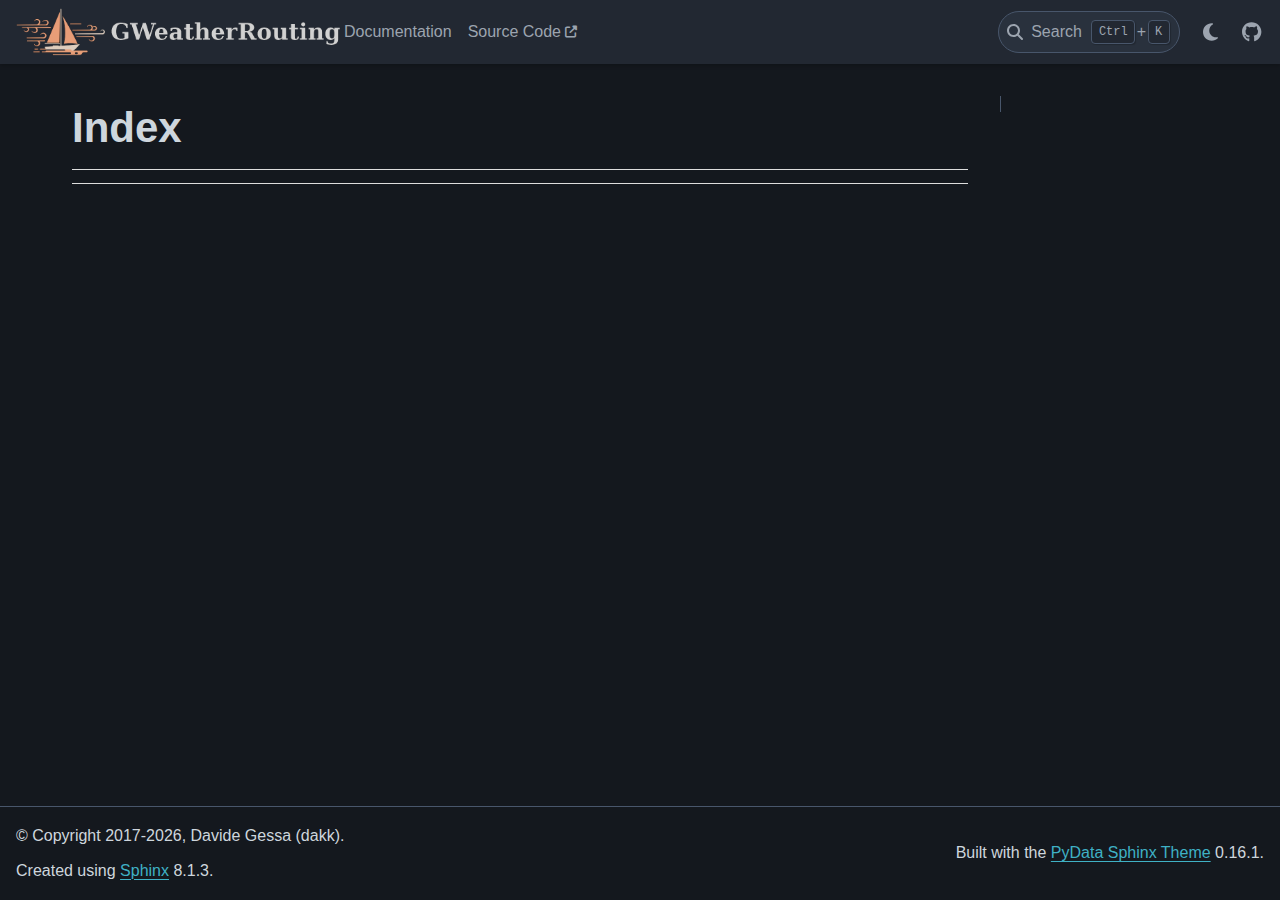
<file: genindex.html>
<!DOCTYPE html>


<html lang="en" data-content_root="./" data-theme="dark">

  <head>
    <meta charset="utf-8" />
    <meta name="viewport" content="width=device-width, initial-scale=1.0" />
    <title>Index &#8212; GWeatherRouting</title>
  
  
  
  <script data-cfasync="false">
    document.documentElement.dataset.mode = localStorage.getItem("mode") || "dark";
    document.documentElement.dataset.theme = localStorage.getItem("theme") || "dark";
  </script>
  <!--
    this give us a css class that will be invisible only if js is disabled
  -->
  <noscript>
    <style>
      .pst-js-only { display: none !important; }

    </style>
  </noscript>
  
  <!-- Loaded before other Sphinx assets -->
  <link href="_static/styles/theme.css?digest=8878045cc6db502f8baf" rel="stylesheet" />
<link href="_static/styles/pydata-sphinx-theme.css?digest=8878045cc6db502f8baf" rel="stylesheet" />

    <link rel="stylesheet" type="text/css" href="_static/pygments.css?v=c309799c" />
    <link rel="stylesheet" type="text/css" href="_static/sphinx-design.min.css?v=95c83b7e" />
    <link rel="stylesheet" type="text/css" href="_static/custom.css?v=4bf0088f" />
  
  <!-- So that users can add custom icons -->
  <script src="_static/scripts/fontawesome.js?digest=8878045cc6db502f8baf"></script>
  <!-- Pre-loaded scripts that we'll load fully later -->
  <link rel="preload" as="script" href="_static/scripts/bootstrap.js?digest=8878045cc6db502f8baf" />
<link rel="preload" as="script" href="_static/scripts/pydata-sphinx-theme.js?digest=8878045cc6db502f8baf" />

    <script src="_static/documentation_options.js?v=5929fcd5"></script>
    <script src="_static/doctools.js?v=9bcbadda"></script>
    <script src="_static/sphinx_highlight.js?v=dc90522c"></script>
    <script src="_static/design-tabs.js?v=f930bc37"></script>
    <script>DOCUMENTATION_OPTIONS.pagename = 'genindex';</script>
    <link rel="index" title="Index" href="#" />
    <link rel="search" title="Search" href="search.html" />
  <meta name="viewport" content="width=device-width, initial-scale=1"/>
  <meta name="docsearch:language" content="en"/>
  <meta name="docsearch:version" content="" />
  </head>
  
  
  <body data-bs-spy="scroll" data-bs-target=".bd-toc-nav" data-offset="180" data-bs-root-margin="0px 0px -60%" data-default-mode="dark">

  
  
  <div id="pst-skip-link" class="skip-link d-print-none"><a href="#main-content">Skip to main content</a></div>
  
  <div id="pst-scroll-pixel-helper"></div>
  
  <button type="button" class="btn rounded-pill" id="pst-back-to-top">
    <i class="fa-solid fa-arrow-up"></i>Back to top</button>

  
  <dialog id="pst-search-dialog">
    
<form class="bd-search d-flex align-items-center"
      action="search.html"
      method="get">
  <i class="fa-solid fa-magnifying-glass"></i>
  <input type="search"
         class="form-control"
         name="q"
         placeholder="Search the docs ..."
         aria-label="Search the docs ..."
         autocomplete="off"
         autocorrect="off"
         autocapitalize="off"
         spellcheck="false"/>
  <span class="search-button__kbd-shortcut"><kbd class="kbd-shortcut__modifier">Ctrl</kbd>+<kbd>K</kbd></span>
</form>
  </dialog>

  <div class="pst-async-banner-revealer d-none">
  <aside id="bd-header-version-warning" class="d-none d-print-none" aria-label="Version warning"></aside>
</div>

  
    <header class="bd-header navbar navbar-expand-lg bd-navbar d-print-none">
<div class="bd-header__inner bd-page-width">
  <button class="pst-navbar-icon sidebar-toggle primary-toggle" aria-label="Site navigation">
    <span class="fa-solid fa-bars"></span>
  </button>
  
  
  <div class="col-lg-3 navbar-header-items__start">
    
      <div class="navbar-item">

  
    
  

<a class="navbar-brand logo" href="index.html">
  
  
  
  
  
    
    
    
    <img src="_static/logo-dark.png" class="logo__image only-dark" alt="GWeatherRouting - Home"/>
    <img src="_static/logo.png" class="logo__image only-light pst-js-only" alt="GWeatherRouting - Home"/>
  
  
</a></div>
    
  </div>
  
  <div class="col-lg-9 navbar-header-items">
    
    <div class="me-auto navbar-header-items__center">
      
        <div class="navbar-item">
<nav>
  <ul class="bd-navbar-elements navbar-nav">
    
<li class="nav-item ">
  <a class="nav-link nav-internal" href="docs/index.html">
    Documentation
  </a>
</li>


<li class="nav-item ">
  <a class="nav-link nav-external" href="https://github.com/dakk/gweatherrouting">
    Source Code
  </a>
</li>

  </ul>
</nav></div>
      
    </div>
    
    
    <div class="navbar-header-items__end">
      
        <div class="navbar-item navbar-persistent--container">
          

<button class="btn search-button-field search-button__button pst-js-only" title="Search" aria-label="Search" data-bs-placement="bottom" data-bs-toggle="tooltip">
 <i class="fa-solid fa-magnifying-glass"></i>
 <span class="search-button__default-text">Search</span>
 <span class="search-button__kbd-shortcut"><kbd class="kbd-shortcut__modifier">Ctrl</kbd>+<kbd class="kbd-shortcut__modifier">K</kbd></span>
</button>
        </div>
      
      
        <div class="navbar-item">

<button class="btn btn-sm nav-link pst-navbar-icon theme-switch-button pst-js-only" aria-label="Color mode" data-bs-title="Color mode"  data-bs-placement="bottom" data-bs-toggle="tooltip">
  <i class="theme-switch fa-solid fa-sun                fa-lg" data-mode="light" title="Light"></i>
  <i class="theme-switch fa-solid fa-moon               fa-lg" data-mode="dark"  title="Dark"></i>
  <i class="theme-switch fa-solid fa-circle-half-stroke fa-lg" data-mode="auto"  title="System Settings"></i>
</button></div>
      
        <div class="navbar-item"><ul class="navbar-icon-links"
    aria-label="Icon Links">
        <li class="nav-item">
          
          
          
          
          
          
          
          
          <a href="https://github.com/dakk/gweatherrouting" title="GitHub" class="nav-link pst-navbar-icon" rel="noopener" target="_blank" data-bs-toggle="tooltip" data-bs-placement="bottom"><i class="fa-brands fa-github fa-lg" aria-hidden="true"></i>
            <span class="sr-only">GitHub</span></a>
        </li>
</ul></div>
      
    </div>
    
  </div>
  
  
    <div class="navbar-persistent--mobile">

<button class="btn search-button-field search-button__button pst-js-only" title="Search" aria-label="Search" data-bs-placement="bottom" data-bs-toggle="tooltip">
 <i class="fa-solid fa-magnifying-glass"></i>
 <span class="search-button__default-text">Search</span>
 <span class="search-button__kbd-shortcut"><kbd class="kbd-shortcut__modifier">Ctrl</kbd>+<kbd class="kbd-shortcut__modifier">K</kbd></span>
</button>
    </div>
  

  
    <button class="pst-navbar-icon sidebar-toggle secondary-toggle" aria-label="On this page">
      <span class="fa-solid fa-outdent"></span>
    </button>
  
</div>

    </header>
  

  <div class="bd-container">
    <div class="bd-container__inner bd-page-width">
      
      
      
        
      
      <dialog id="pst-primary-sidebar-modal"></dialog>
      <div id="pst-primary-sidebar" class="bd-sidebar-primary bd-sidebar hide-on-wide">
        

  
  <div class="sidebar-header-items sidebar-primary__section">
    
    
      <div class="sidebar-header-items__center">
        
          
          
            <div class="navbar-item">
<nav>
  <ul class="bd-navbar-elements navbar-nav">
    
<li class="nav-item ">
  <a class="nav-link nav-internal" href="docs/index.html">
    Documentation
  </a>
</li>


<li class="nav-item ">
  <a class="nav-link nav-external" href="https://github.com/dakk/gweatherrouting">
    Source Code
  </a>
</li>

  </ul>
</nav></div>
          
        
      </div>
    
    
    
      <div class="sidebar-header-items__end">
        
          <div class="navbar-item">

<button class="btn btn-sm nav-link pst-navbar-icon theme-switch-button pst-js-only" aria-label="Color mode" data-bs-title="Color mode"  data-bs-placement="bottom" data-bs-toggle="tooltip">
  <i class="theme-switch fa-solid fa-sun                fa-lg" data-mode="light" title="Light"></i>
  <i class="theme-switch fa-solid fa-moon               fa-lg" data-mode="dark"  title="Dark"></i>
  <i class="theme-switch fa-solid fa-circle-half-stroke fa-lg" data-mode="auto"  title="System Settings"></i>
</button></div>
        
          <div class="navbar-item"><ul class="navbar-icon-links"
    aria-label="Icon Links">
        <li class="nav-item">
          
          
          
          
          
          
          
          
          <a href="https://github.com/dakk/gweatherrouting" title="GitHub" class="nav-link pst-navbar-icon" rel="noopener" target="_blank" data-bs-toggle="tooltip" data-bs-placement="bottom"><i class="fa-brands fa-github fa-lg" aria-hidden="true"></i>
            <span class="sr-only">GitHub</span></a>
        </li>
</ul></div>
        
      </div>
    
  </div>
  
  
  <div class="sidebar-primary-items__end sidebar-primary__section">
      <div class="sidebar-primary-item">
<div id="ethical-ad-placement"
      class="flat"
      data-ea-publisher="readthedocs"
      data-ea-type="readthedocs-sidebar"
      data-ea-manual="true">
</div></div>
  </div>


      </div>
      
      <main id="main-content" class="bd-main" role="main">
        
        
          <div class="bd-content">
            <div class="bd-article-container">
              
              <div class="bd-header-article d-print-none"></div>
              
              
              
                
<div id="searchbox"></div>
                <article class="bd-article">
                  

<h1 id="index">Index</h1>

<div class="genindex-jumpbox">
 
</div>


                </article>
              
              
              
              
              
                <footer class="prev-next-footer d-print-none">
                  
<div class="prev-next-area">
</div>
                </footer>
              
            </div>
            
            
              
                <dialog id="pst-secondary-sidebar-modal"></dialog>
                <div id="pst-secondary-sidebar" class="bd-sidebar-secondary bd-toc"><div class="sidebar-secondary-items sidebar-secondary__inner">


  <div class="sidebar-secondary-item">
<div id="searchbox"></div></div>

</div></div>
              
            
          </div>
          <footer class="bd-footer-content">
            
          </footer>
        
      </main>
    </div>
  </div>
  
  <!-- Scripts loaded after <body> so the DOM is not blocked -->
  <script defer src="_static/scripts/bootstrap.js?digest=8878045cc6db502f8baf"></script>
<script defer src="_static/scripts/pydata-sphinx-theme.js?digest=8878045cc6db502f8baf"></script>

  <footer class="bd-footer">
<div class="bd-footer__inner bd-page-width">
  
    <div class="footer-items__start">
      
        <div class="footer-item">

  <p class="copyright">
    
      © Copyright 2017-2026, Davide Gessa (dakk).
      <br/>
    
  </p>
</div>
      
        <div class="footer-item">

  <p class="sphinx-version">
    Created using <a href="https://www.sphinx-doc.org/">Sphinx</a> 8.1.3.
    <br/>
  </p>
</div>
      
    </div>
  
  
  
    <div class="footer-items__end">
      
        <div class="footer-item">
<p class="theme-version">
  <!-- # L10n: Setting the PST URL as an argument as this does not need to be localized -->
  Built with the <a href="https://pydata-sphinx-theme.readthedocs.io/en/stable/index.html">PyData Sphinx Theme</a> 0.16.1.
</p></div>
      
    </div>
  
</div>

  </footer>
  </body>
</html>
</file>
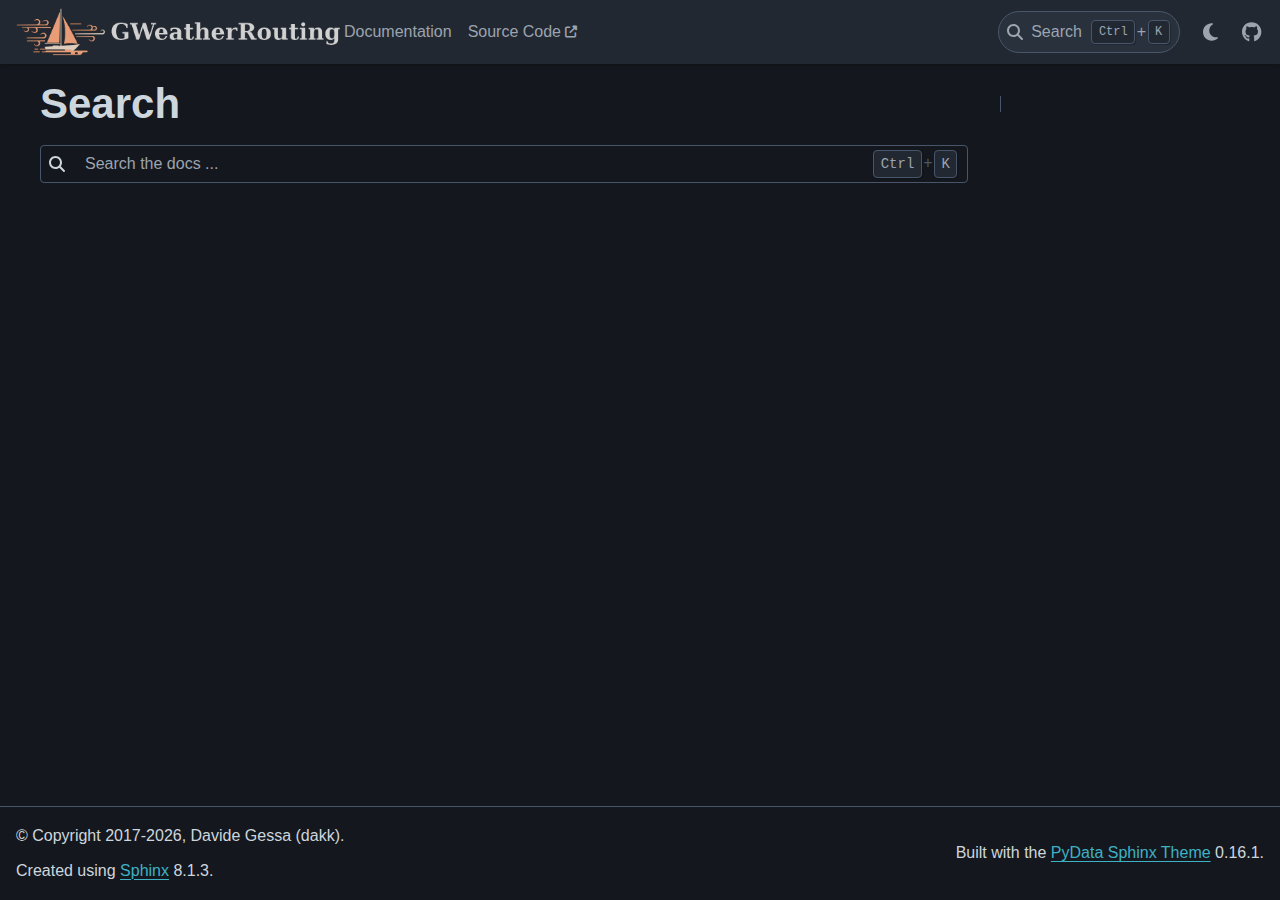
<file: search.html>
<!DOCTYPE html>


<html lang="en" data-content_root="./" data-theme="dark">

  <head>
    <meta charset="utf-8" />
    <meta name="viewport" content="width=device-width, initial-scale=1.0" /><title>Search - GWeatherRouting</title>
  
  
  
  <script data-cfasync="false">
    document.documentElement.dataset.mode = localStorage.getItem("mode") || "dark";
    document.documentElement.dataset.theme = localStorage.getItem("theme") || "dark";
  </script>
  <!--
    this give us a css class that will be invisible only if js is disabled
  -->
  <noscript>
    <style>
      .pst-js-only { display: none !important; }

    </style>
  </noscript>
  
  <!-- Loaded before other Sphinx assets -->
  <link href="_static/styles/theme.css?digest=8878045cc6db502f8baf" rel="stylesheet" />
<link href="_static/styles/pydata-sphinx-theme.css?digest=8878045cc6db502f8baf" rel="stylesheet" />

    <link rel="stylesheet" type="text/css" href="_static/pygments.css?v=c309799c" />
    <link rel="stylesheet" type="text/css" href="_static/sphinx-design.min.css?v=95c83b7e" />
    <link rel="stylesheet" type="text/css" href="_static/custom.css?v=4bf0088f" />
  
  <!-- So that users can add custom icons -->
  <script src="_static/scripts/fontawesome.js?digest=8878045cc6db502f8baf"></script>
  <!-- Pre-loaded scripts that we'll load fully later -->
  <link rel="preload" as="script" href="_static/scripts/bootstrap.js?digest=8878045cc6db502f8baf" />
<link rel="preload" as="script" href="_static/scripts/pydata-sphinx-theme.js?digest=8878045cc6db502f8baf" />

    <script src="_static/documentation_options.js?v=5929fcd5"></script>
    <script src="_static/doctools.js?v=9bcbadda"></script>
    <script src="_static/sphinx_highlight.js?v=dc90522c"></script>
    <script src="_static/design-tabs.js?v=f930bc37"></script>
    <script>DOCUMENTATION_OPTIONS.pagename = 'search';</script>
  <script src="_static/searchtools.js"></script>
  <script src="_static/language_data.js"></script>
  <script src="searchindex.js"></script>
    <link rel="index" title="Index" href="genindex.html" />
    <link rel="search" title="Search" href="#" />
  <meta name="viewport" content="width=device-width, initial-scale=1"/>
  <meta name="docsearch:language" content="en"/>
  <meta name="docsearch:version" content="" />
  </head>
  
  
  <body data-bs-spy="scroll" data-bs-target=".bd-toc-nav" data-offset="180" data-bs-root-margin="0px 0px -60%" data-default-mode="dark">

  
  
  <div id="pst-skip-link" class="skip-link d-print-none"><a href="#main-content">Skip to main content</a></div>
  
  <div id="pst-scroll-pixel-helper"></div>
  
  <button type="button" class="btn rounded-pill" id="pst-back-to-top">
    <i class="fa-solid fa-arrow-up"></i>Back to top</button>

  
  <dialog id="pst-search-dialog">
    
<form class="bd-search d-flex align-items-center"
      action="#"
      method="get">
  <i class="fa-solid fa-magnifying-glass"></i>
  <input type="search"
         class="form-control"
         name="q"
         placeholder="Search the docs ..."
         aria-label="Search the docs ..."
         autocomplete="off"
         autocorrect="off"
         autocapitalize="off"
         spellcheck="false"/>
  <span class="search-button__kbd-shortcut"><kbd class="kbd-shortcut__modifier">Ctrl</kbd>+<kbd>K</kbd></span>
</form>
  </dialog>

  <div class="pst-async-banner-revealer d-none">
  <aside id="bd-header-version-warning" class="d-none d-print-none" aria-label="Version warning"></aside>
</div>

  
    <header class="bd-header navbar navbar-expand-lg bd-navbar d-print-none">
<div class="bd-header__inner bd-page-width">
  <button class="pst-navbar-icon sidebar-toggle primary-toggle" aria-label="Site navigation">
    <span class="fa-solid fa-bars"></span>
  </button>
  
  
  <div class="col-lg-3 navbar-header-items__start">
    
      <div class="navbar-item">

  
    
  

<a class="navbar-brand logo" href="index.html">
  
  
  
  
  
    
    
    
    <img src="_static/logo-dark.png" class="logo__image only-dark" alt="GWeatherRouting - Home"/>
    <img src="_static/logo.png" class="logo__image only-light pst-js-only" alt="GWeatherRouting - Home"/>
  
  
</a></div>
    
  </div>
  
  <div class="col-lg-9 navbar-header-items">
    
    <div class="me-auto navbar-header-items__center">
      
        <div class="navbar-item">
<nav>
  <ul class="bd-navbar-elements navbar-nav">
    
<li class="nav-item ">
  <a class="nav-link nav-internal" href="docs/index.html">
    Documentation
  </a>
</li>


<li class="nav-item ">
  <a class="nav-link nav-external" href="https://github.com/dakk/gweatherrouting">
    Source Code
  </a>
</li>

  </ul>
</nav></div>
      
    </div>
    
    
    <div class="navbar-header-items__end">
      
        <div class="navbar-item navbar-persistent--container">
          

<button class="btn search-button-field search-button__button pst-js-only" title="Search" aria-label="Search" data-bs-placement="bottom" data-bs-toggle="tooltip">
 <i class="fa-solid fa-magnifying-glass"></i>
 <span class="search-button__default-text">Search</span>
 <span class="search-button__kbd-shortcut"><kbd class="kbd-shortcut__modifier">Ctrl</kbd>+<kbd class="kbd-shortcut__modifier">K</kbd></span>
</button>
        </div>
      
      
        <div class="navbar-item">

<button class="btn btn-sm nav-link pst-navbar-icon theme-switch-button pst-js-only" aria-label="Color mode" data-bs-title="Color mode"  data-bs-placement="bottom" data-bs-toggle="tooltip">
  <i class="theme-switch fa-solid fa-sun                fa-lg" data-mode="light" title="Light"></i>
  <i class="theme-switch fa-solid fa-moon               fa-lg" data-mode="dark"  title="Dark"></i>
  <i class="theme-switch fa-solid fa-circle-half-stroke fa-lg" data-mode="auto"  title="System Settings"></i>
</button></div>
      
        <div class="navbar-item"><ul class="navbar-icon-links"
    aria-label="Icon Links">
        <li class="nav-item">
          
          
          
          
          
          
          
          
          <a href="https://github.com/dakk/gweatherrouting" title="GitHub" class="nav-link pst-navbar-icon" rel="noopener" target="_blank" data-bs-toggle="tooltip" data-bs-placement="bottom"><i class="fa-brands fa-github fa-lg" aria-hidden="true"></i>
            <span class="sr-only">GitHub</span></a>
        </li>
</ul></div>
      
    </div>
    
  </div>
  
  
    <div class="navbar-persistent--mobile">

<button class="btn search-button-field search-button__button pst-js-only" title="Search" aria-label="Search" data-bs-placement="bottom" data-bs-toggle="tooltip">
 <i class="fa-solid fa-magnifying-glass"></i>
 <span class="search-button__default-text">Search</span>
 <span class="search-button__kbd-shortcut"><kbd class="kbd-shortcut__modifier">Ctrl</kbd>+<kbd class="kbd-shortcut__modifier">K</kbd></span>
</button>
    </div>
  

  
    <button class="pst-navbar-icon sidebar-toggle secondary-toggle" aria-label="On this page">
      <span class="fa-solid fa-outdent"></span>
    </button>
  
</div>

    </header>
  

  <div class="bd-container">
    <div class="bd-container__inner bd-page-width">
      
      
      
        
      
      <dialog id="pst-primary-sidebar-modal"></dialog>
      <div id="pst-primary-sidebar" class="bd-sidebar-primary bd-sidebar hide-on-wide">
        

  
  <div class="sidebar-header-items sidebar-primary__section">
    
    
      <div class="sidebar-header-items__center">
        
          
          
            <div class="navbar-item">
<nav>
  <ul class="bd-navbar-elements navbar-nav">
    
<li class="nav-item ">
  <a class="nav-link nav-internal" href="docs/index.html">
    Documentation
  </a>
</li>


<li class="nav-item ">
  <a class="nav-link nav-external" href="https://github.com/dakk/gweatherrouting">
    Source Code
  </a>
</li>

  </ul>
</nav></div>
          
        
      </div>
    
    
    
      <div class="sidebar-header-items__end">
        
          <div class="navbar-item">

<button class="btn btn-sm nav-link pst-navbar-icon theme-switch-button pst-js-only" aria-label="Color mode" data-bs-title="Color mode"  data-bs-placement="bottom" data-bs-toggle="tooltip">
  <i class="theme-switch fa-solid fa-sun                fa-lg" data-mode="light" title="Light"></i>
  <i class="theme-switch fa-solid fa-moon               fa-lg" data-mode="dark"  title="Dark"></i>
  <i class="theme-switch fa-solid fa-circle-half-stroke fa-lg" data-mode="auto"  title="System Settings"></i>
</button></div>
        
          <div class="navbar-item"><ul class="navbar-icon-links"
    aria-label="Icon Links">
        <li class="nav-item">
          
          
          
          
          
          
          
          
          <a href="https://github.com/dakk/gweatherrouting" title="GitHub" class="nav-link pst-navbar-icon" rel="noopener" target="_blank" data-bs-toggle="tooltip" data-bs-placement="bottom"><i class="fa-brands fa-github fa-lg" aria-hidden="true"></i>
            <span class="sr-only">GitHub</span></a>
        </li>
</ul></div>
        
      </div>
    
  </div>
  
  
  <div class="sidebar-primary-items__end sidebar-primary__section">
      <div class="sidebar-primary-item">
<div id="ethical-ad-placement"
      class="flat"
      data-ea-publisher="readthedocs"
      data-ea-type="readthedocs-sidebar"
      data-ea-manual="true">
</div></div>
  </div>


      </div>
      
      <main id="main-content" class="bd-main" role="main">
        
        
          <div class="bd-content">
            <div class="bd-article-container">
              
              <div class="bd-header-article d-print-none"></div>
              
              
  <div class="bd-search-container">
    <h1>Search</h1>
    <noscript>
      <div class="admonition error">
        <p class="admonition-title">Error</p>
        <p>Please activate JavaScript to enable the search functionality.</p>
      </div>
    </noscript>
    
<form class="bd-search d-flex align-items-center"
      action="#"
      method="get">
  <i class="fa-solid fa-magnifying-glass"></i>
  <input type="search"
         class="form-control"
         name="q"
         placeholder="Search the docs ..."
         aria-label="Search the docs ..."
         autocomplete="off"
         autocorrect="off"
         autocapitalize="off"
         spellcheck="false"/>
  <span class="search-button__kbd-shortcut"><kbd class="kbd-shortcut__modifier">Ctrl</kbd>+<kbd>K</kbd></span>
</form>
    <div id="search-results"></div>
  </div>
  <script>
    // Activate the search field on page load
    let searchInput = document.querySelector("form.bd-search input");
    if (searchInput) {
        searchInput.focus();
        searchInput.select();
        console.log("[PST]: Set focus on search field.");
    }
  </script>

              
              
              
              
                <footer class="prev-next-footer d-print-none">
                  
<div class="prev-next-area">
</div>
                </footer>
              
            </div>
            
            
              
                <dialog id="pst-secondary-sidebar-modal"></dialog>
                <div id="pst-secondary-sidebar" class="bd-sidebar-secondary bd-toc"><div class="sidebar-secondary-items sidebar-secondary__inner">


  <div class="sidebar-secondary-item">
<div id="searchbox"></div></div>

</div></div>
              
            
          </div>
          <footer class="bd-footer-content">
            
          </footer>
        
      </main>
    </div>
  </div>
  
  <!-- Scripts loaded after <body> so the DOM is not blocked -->
  <script defer src="_static/scripts/bootstrap.js?digest=8878045cc6db502f8baf"></script>
<script defer src="_static/scripts/pydata-sphinx-theme.js?digest=8878045cc6db502f8baf"></script>

  <footer class="bd-footer">
<div class="bd-footer__inner bd-page-width">
  
    <div class="footer-items__start">
      
        <div class="footer-item">

  <p class="copyright">
    
      © Copyright 2017-2026, Davide Gessa (dakk).
      <br/>
    
  </p>
</div>
      
        <div class="footer-item">

  <p class="sphinx-version">
    Created using <a href="https://www.sphinx-doc.org/">Sphinx</a> 8.1.3.
    <br/>
  </p>
</div>
      
    </div>
  
  
  
    <div class="footer-items__end">
      
        <div class="footer-item">
<p class="theme-version">
  <!-- # L10n: Setting the PST URL as an argument as this does not need to be localized -->
  Built with the <a href="https://pydata-sphinx-theme.readthedocs.io/en/stable/index.html">PyData Sphinx Theme</a> 0.16.1.
</p></div>
      
    </div>
  
</div>

  </footer>
  </body>
</html>
</file>
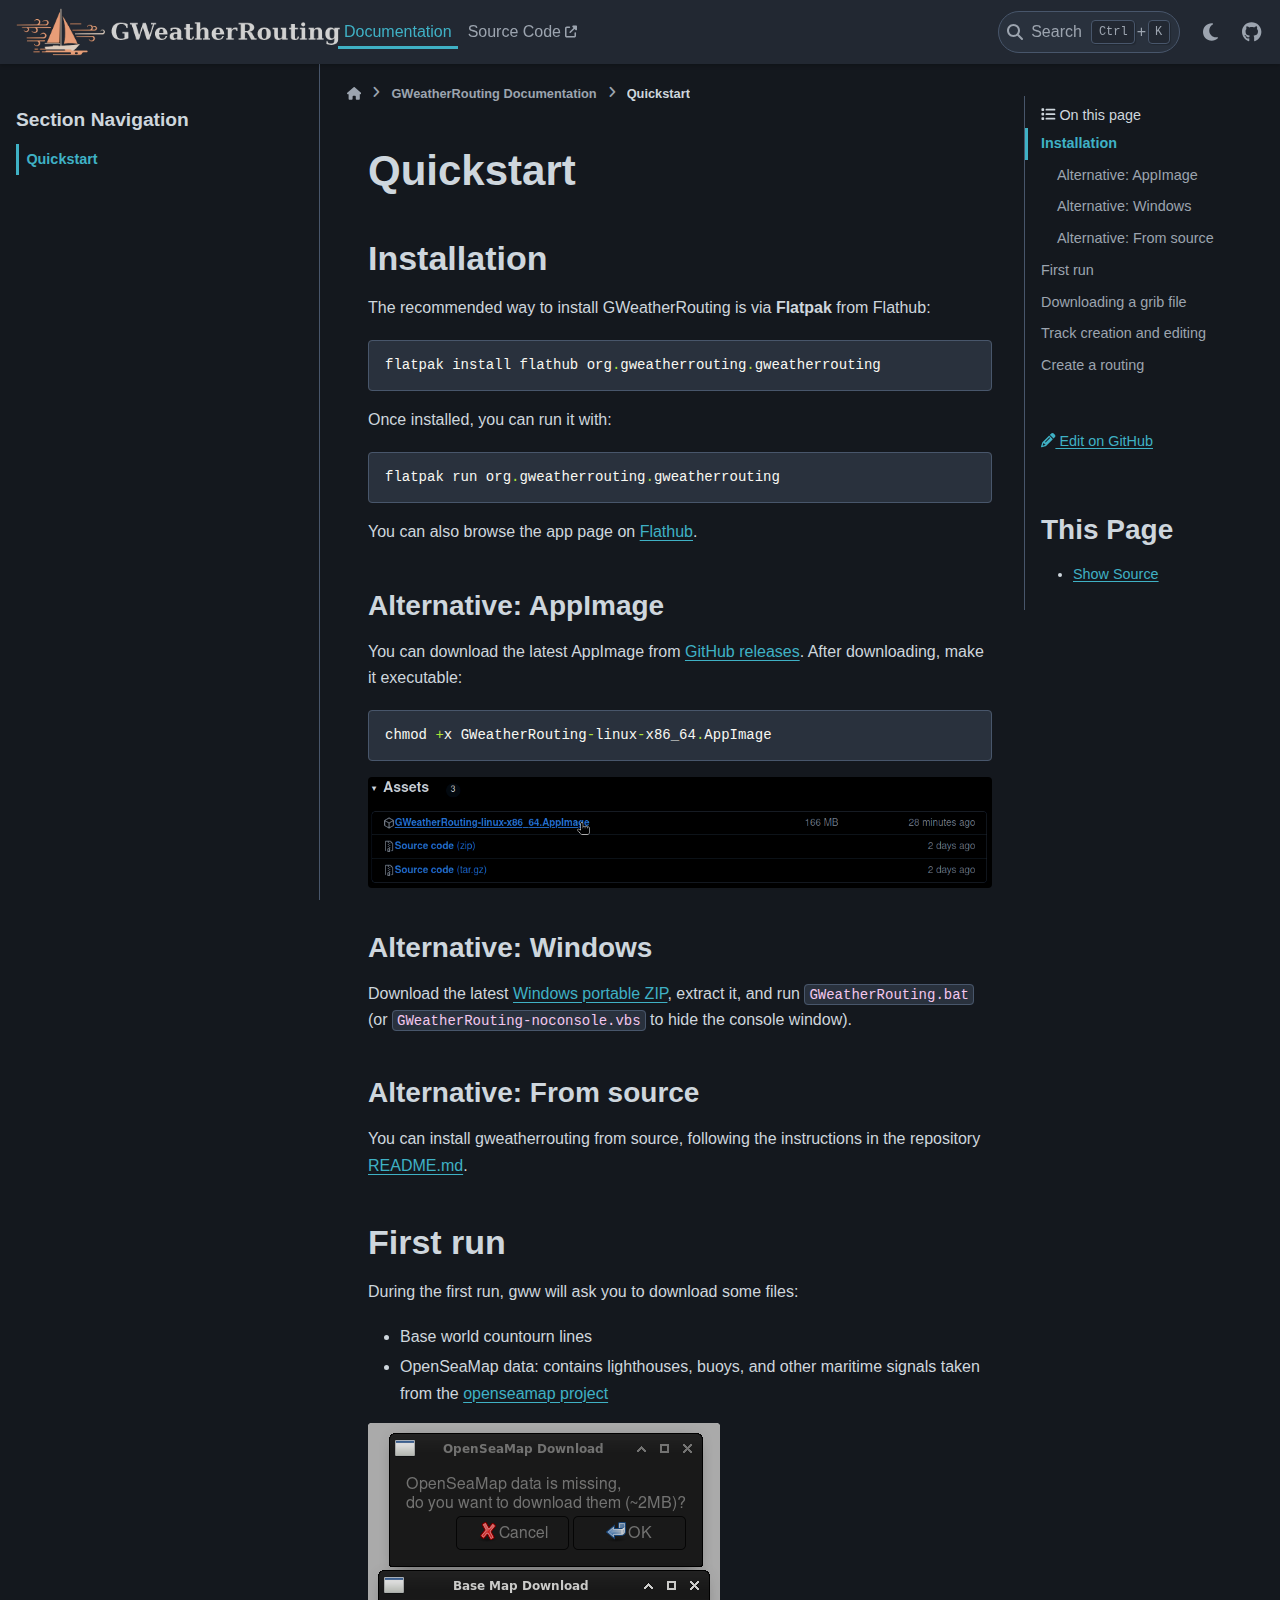
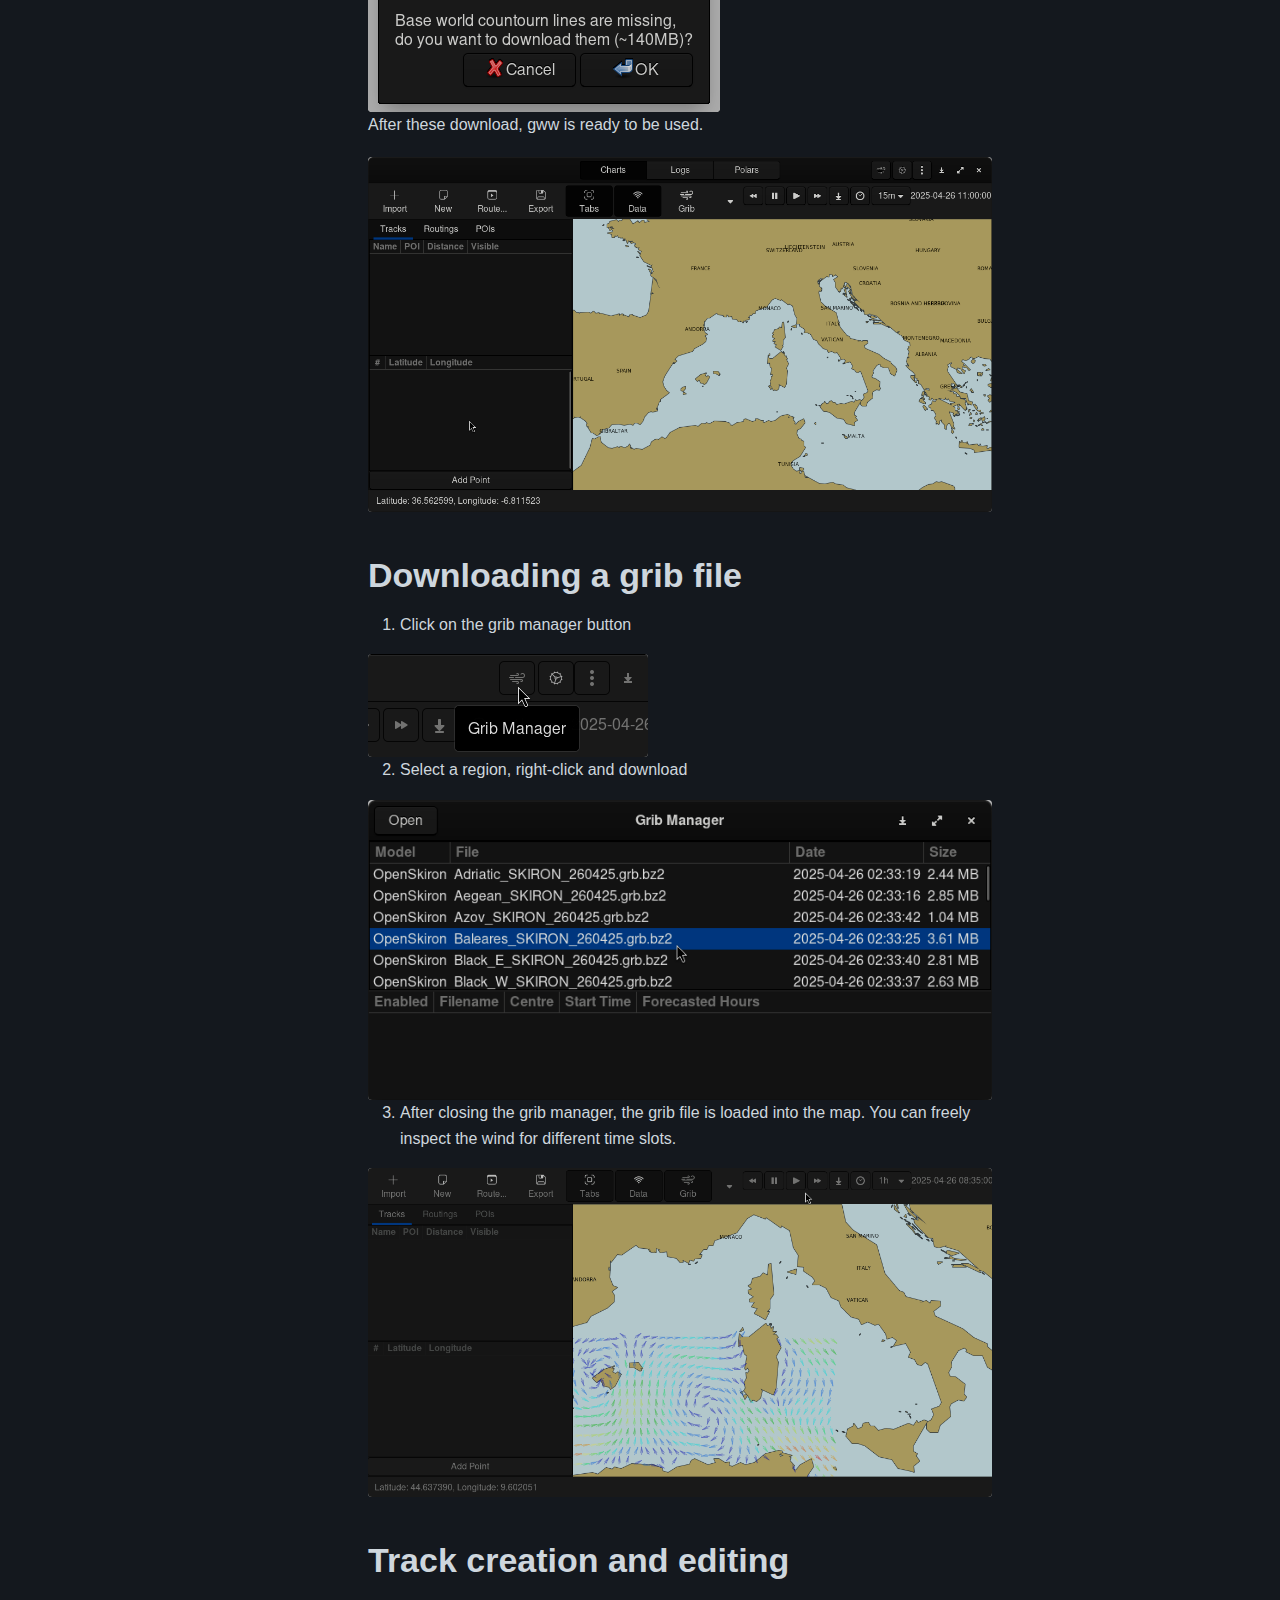
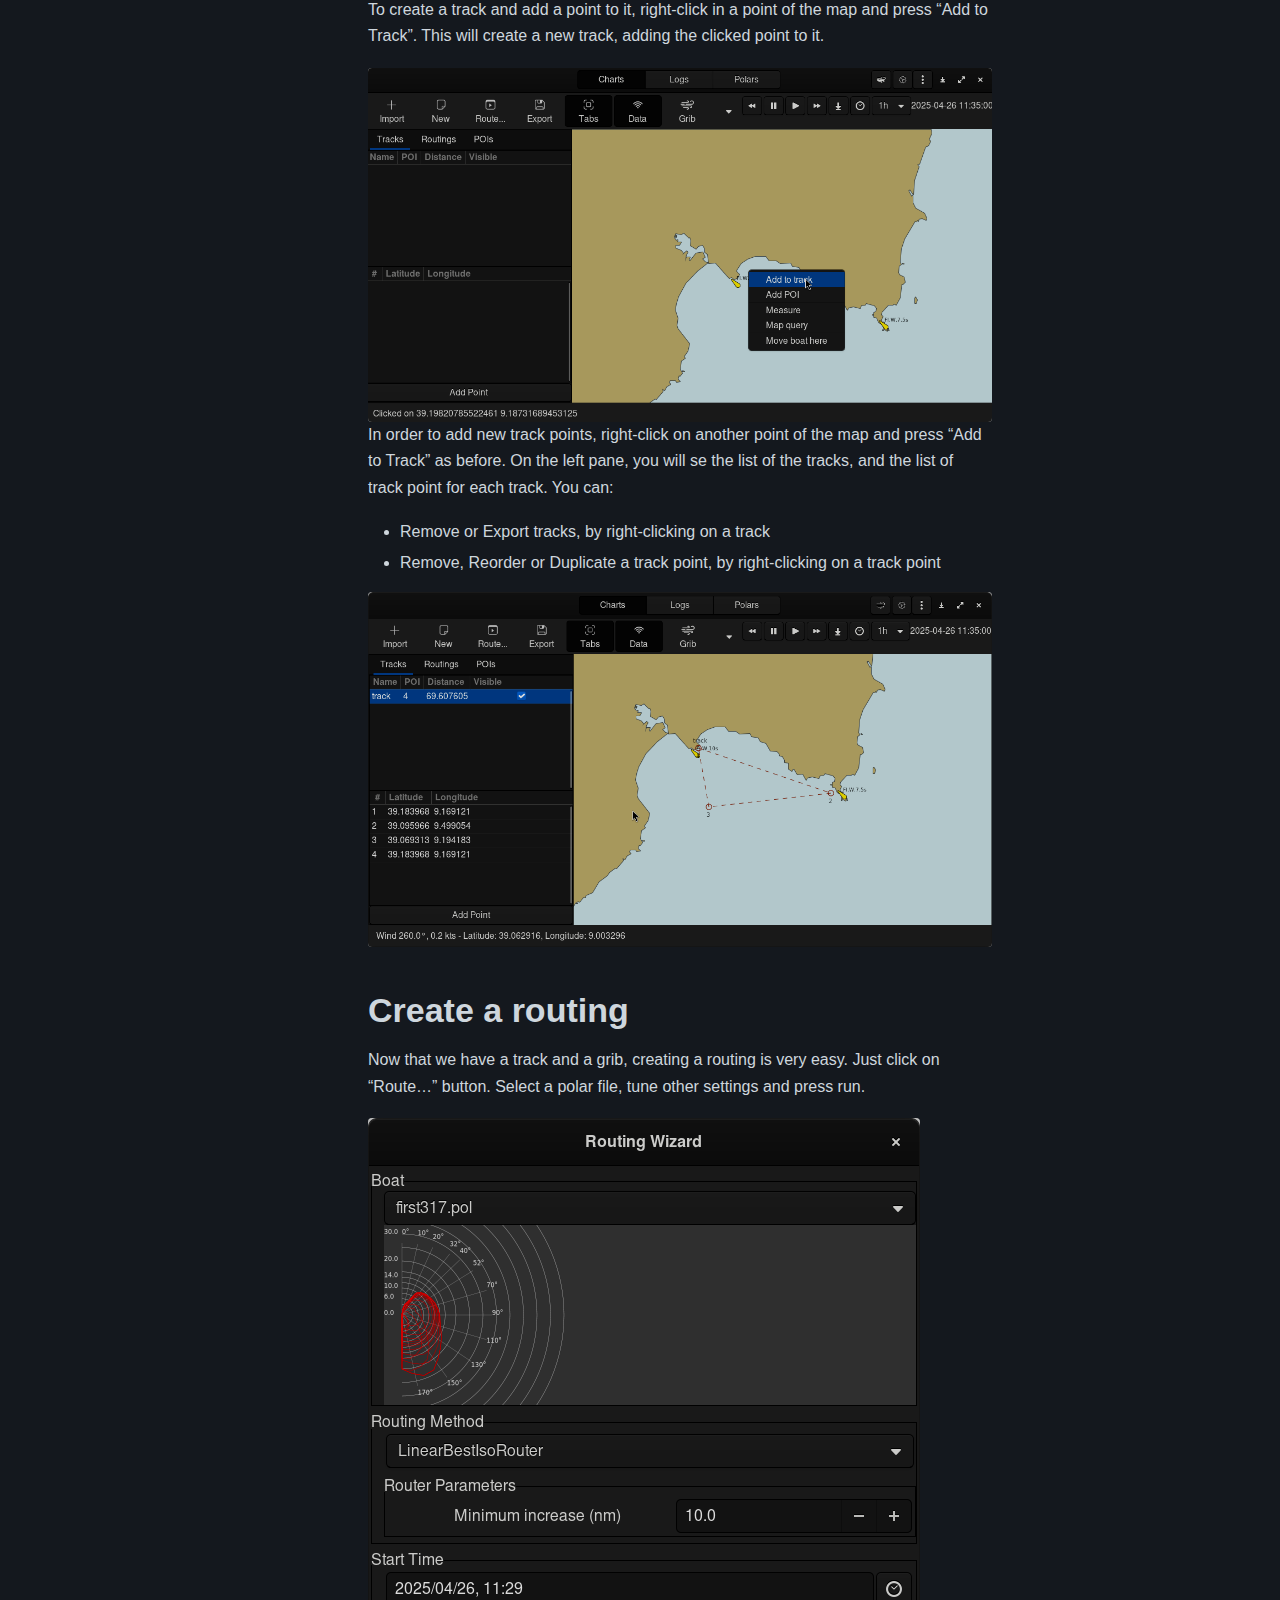
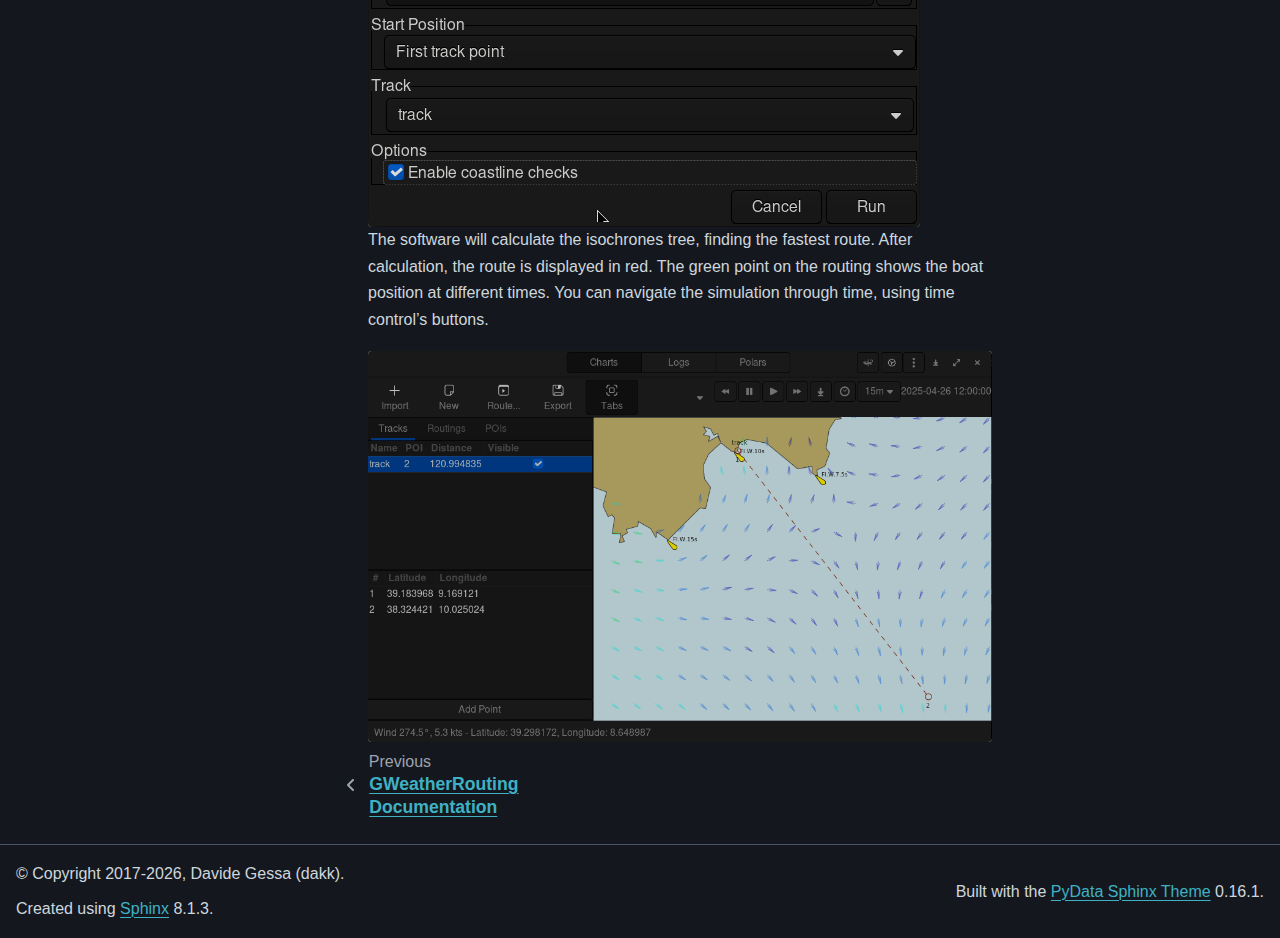
<file: docs/quickstart.html>
<!DOCTYPE html>


<html lang="en" data-content_root="../" data-theme="dark">

  <head>
    <meta charset="utf-8" />
    <meta name="viewport" content="width=device-width, initial-scale=1.0" /><meta name="viewport" content="width=device-width, initial-scale=1" />

    <title>Quickstart &#8212; GWeatherRouting</title>
  
  
  
  <script data-cfasync="false">
    document.documentElement.dataset.mode = localStorage.getItem("mode") || "dark";
    document.documentElement.dataset.theme = localStorage.getItem("theme") || "dark";
  </script>
  <!--
    this give us a css class that will be invisible only if js is disabled
  -->
  <noscript>
    <style>
      .pst-js-only { display: none !important; }

    </style>
  </noscript>
  
  <!-- Loaded before other Sphinx assets -->
  <link href="../_static/styles/theme.css?digest=8878045cc6db502f8baf" rel="stylesheet" />
<link href="../_static/styles/pydata-sphinx-theme.css?digest=8878045cc6db502f8baf" rel="stylesheet" />

    <link rel="stylesheet" type="text/css" href="../_static/pygments.css?v=c309799c" />
    <link rel="stylesheet" type="text/css" href="../_static/sphinx-design.min.css?v=95c83b7e" />
    <link rel="stylesheet" type="text/css" href="../_static/custom.css?v=4bf0088f" />
  
  <!-- So that users can add custom icons -->
  <script src="../_static/scripts/fontawesome.js?digest=8878045cc6db502f8baf"></script>
  <!-- Pre-loaded scripts that we'll load fully later -->
  <link rel="preload" as="script" href="../_static/scripts/bootstrap.js?digest=8878045cc6db502f8baf" />
<link rel="preload" as="script" href="../_static/scripts/pydata-sphinx-theme.js?digest=8878045cc6db502f8baf" />

    <script src="../_static/documentation_options.js?v=5929fcd5"></script>
    <script src="../_static/doctools.js?v=9bcbadda"></script>
    <script src="../_static/sphinx_highlight.js?v=dc90522c"></script>
    <script src="../_static/design-tabs.js?v=f930bc37"></script>
    <script>DOCUMENTATION_OPTIONS.pagename = 'docs/quickstart';</script>
    <link rel="index" title="Index" href="../genindex.html" />
    <link rel="search" title="Search" href="../search.html" />
    <link rel="prev" title="GWeatherRouting Documentation" href="index.html" />
  <meta name="viewport" content="width=device-width, initial-scale=1"/>
  <meta name="docsearch:language" content="en"/>
  <meta name="docsearch:version" content="" />
  </head>
  
  
  <body data-bs-spy="scroll" data-bs-target=".bd-toc-nav" data-offset="180" data-bs-root-margin="0px 0px -60%" data-default-mode="dark">

  
  
  <div id="pst-skip-link" class="skip-link d-print-none"><a href="#main-content">Skip to main content</a></div>
  
  <div id="pst-scroll-pixel-helper"></div>
  
  <button type="button" class="btn rounded-pill" id="pst-back-to-top">
    <i class="fa-solid fa-arrow-up"></i>Back to top</button>

  
  <dialog id="pst-search-dialog">
    
<form class="bd-search d-flex align-items-center"
      action="../search.html"
      method="get">
  <i class="fa-solid fa-magnifying-glass"></i>
  <input type="search"
         class="form-control"
         name="q"
         placeholder="Search the docs ..."
         aria-label="Search the docs ..."
         autocomplete="off"
         autocorrect="off"
         autocapitalize="off"
         spellcheck="false"/>
  <span class="search-button__kbd-shortcut"><kbd class="kbd-shortcut__modifier">Ctrl</kbd>+<kbd>K</kbd></span>
</form>
  </dialog>

  <div class="pst-async-banner-revealer d-none">
  <aside id="bd-header-version-warning" class="d-none d-print-none" aria-label="Version warning"></aside>
</div>

  
    <header class="bd-header navbar navbar-expand-lg bd-navbar d-print-none">
<div class="bd-header__inner bd-page-width">
  <button class="pst-navbar-icon sidebar-toggle primary-toggle" aria-label="Site navigation">
    <span class="fa-solid fa-bars"></span>
  </button>
  
  
  <div class="col-lg-3 navbar-header-items__start">
    
      <div class="navbar-item">

  
    
  

<a class="navbar-brand logo" href="../index.html">
  
  
  
  
  
    
    
    
    <img src="../_static/logo-dark.png" class="logo__image only-dark" alt="GWeatherRouting - Home"/>
    <img src="../_static/logo.png" class="logo__image only-light pst-js-only" alt="GWeatherRouting - Home"/>
  
  
</a></div>
    
  </div>
  
  <div class="col-lg-9 navbar-header-items">
    
    <div class="me-auto navbar-header-items__center">
      
        <div class="navbar-item">
<nav>
  <ul class="bd-navbar-elements navbar-nav">
    
<li class="nav-item current active">
  <a class="nav-link nav-internal" href="index.html">
    Documentation
  </a>
</li>


<li class="nav-item ">
  <a class="nav-link nav-external" href="https://github.com/dakk/gweatherrouting">
    Source Code
  </a>
</li>

  </ul>
</nav></div>
      
    </div>
    
    
    <div class="navbar-header-items__end">
      
        <div class="navbar-item navbar-persistent--container">
          

<button class="btn search-button-field search-button__button pst-js-only" title="Search" aria-label="Search" data-bs-placement="bottom" data-bs-toggle="tooltip">
 <i class="fa-solid fa-magnifying-glass"></i>
 <span class="search-button__default-text">Search</span>
 <span class="search-button__kbd-shortcut"><kbd class="kbd-shortcut__modifier">Ctrl</kbd>+<kbd class="kbd-shortcut__modifier">K</kbd></span>
</button>
        </div>
      
      
        <div class="navbar-item">

<button class="btn btn-sm nav-link pst-navbar-icon theme-switch-button pst-js-only" aria-label="Color mode" data-bs-title="Color mode"  data-bs-placement="bottom" data-bs-toggle="tooltip">
  <i class="theme-switch fa-solid fa-sun                fa-lg" data-mode="light" title="Light"></i>
  <i class="theme-switch fa-solid fa-moon               fa-lg" data-mode="dark"  title="Dark"></i>
  <i class="theme-switch fa-solid fa-circle-half-stroke fa-lg" data-mode="auto"  title="System Settings"></i>
</button></div>
      
        <div class="navbar-item"><ul class="navbar-icon-links"
    aria-label="Icon Links">
        <li class="nav-item">
          
          
          
          
          
          
          
          
          <a href="https://github.com/dakk/gweatherrouting" title="GitHub" class="nav-link pst-navbar-icon" rel="noopener" target="_blank" data-bs-toggle="tooltip" data-bs-placement="bottom"><i class="fa-brands fa-github fa-lg" aria-hidden="true"></i>
            <span class="sr-only">GitHub</span></a>
        </li>
</ul></div>
      
    </div>
    
  </div>
  
  
    <div class="navbar-persistent--mobile">

<button class="btn search-button-field search-button__button pst-js-only" title="Search" aria-label="Search" data-bs-placement="bottom" data-bs-toggle="tooltip">
 <i class="fa-solid fa-magnifying-glass"></i>
 <span class="search-button__default-text">Search</span>
 <span class="search-button__kbd-shortcut"><kbd class="kbd-shortcut__modifier">Ctrl</kbd>+<kbd class="kbd-shortcut__modifier">K</kbd></span>
</button>
    </div>
  

  
    <button class="pst-navbar-icon sidebar-toggle secondary-toggle" aria-label="On this page">
      <span class="fa-solid fa-outdent"></span>
    </button>
  
</div>

    </header>
  

  <div class="bd-container">
    <div class="bd-container__inner bd-page-width">
      
      
      
      <dialog id="pst-primary-sidebar-modal"></dialog>
      <div id="pst-primary-sidebar" class="bd-sidebar-primary bd-sidebar">
        

  
  <div class="sidebar-header-items sidebar-primary__section">
    
    
      <div class="sidebar-header-items__center">
        
          
          
            <div class="navbar-item">
<nav>
  <ul class="bd-navbar-elements navbar-nav">
    
<li class="nav-item current active">
  <a class="nav-link nav-internal" href="index.html">
    Documentation
  </a>
</li>


<li class="nav-item ">
  <a class="nav-link nav-external" href="https://github.com/dakk/gweatherrouting">
    Source Code
  </a>
</li>

  </ul>
</nav></div>
          
        
      </div>
    
    
    
      <div class="sidebar-header-items__end">
        
          <div class="navbar-item">

<button class="btn btn-sm nav-link pst-navbar-icon theme-switch-button pst-js-only" aria-label="Color mode" data-bs-title="Color mode"  data-bs-placement="bottom" data-bs-toggle="tooltip">
  <i class="theme-switch fa-solid fa-sun                fa-lg" data-mode="light" title="Light"></i>
  <i class="theme-switch fa-solid fa-moon               fa-lg" data-mode="dark"  title="Dark"></i>
  <i class="theme-switch fa-solid fa-circle-half-stroke fa-lg" data-mode="auto"  title="System Settings"></i>
</button></div>
        
          <div class="navbar-item"><ul class="navbar-icon-links"
    aria-label="Icon Links">
        <li class="nav-item">
          
          
          
          
          
          
          
          
          <a href="https://github.com/dakk/gweatherrouting" title="GitHub" class="nav-link pst-navbar-icon" rel="noopener" target="_blank" data-bs-toggle="tooltip" data-bs-placement="bottom"><i class="fa-brands fa-github fa-lg" aria-hidden="true"></i>
            <span class="sr-only">GitHub</span></a>
        </li>
</ul></div>
        
      </div>
    
  </div>
  
    <div class="sidebar-primary-items__start sidebar-primary__section">
        <div class="sidebar-primary-item">
<nav class="bd-docs-nav bd-links"
     aria-label="Section Navigation">
  <p class="bd-links__title" role="heading" aria-level="1">Section Navigation</p>
  <div class="bd-toc-item navbar-nav"><ul class="current nav bd-sidenav">
<li class="toctree-l1 current active"><a class="current reference internal" href="#">Quickstart</a></li>
</ul>
</div>
</nav></div>
    </div>
  
  
  <div class="sidebar-primary-items__end sidebar-primary__section">
      <div class="sidebar-primary-item">
<div id="ethical-ad-placement"
      class="flat"
      data-ea-publisher="readthedocs"
      data-ea-type="readthedocs-sidebar"
      data-ea-manual="true">
</div></div>
  </div>


      </div>
      
      <main id="main-content" class="bd-main" role="main">
        
        
          <div class="bd-content">
            <div class="bd-article-container">
              
              <div class="bd-header-article d-print-none">
<div class="header-article-items header-article__inner">
  
    <div class="header-article-items__start">
      
        <div class="header-article-item">

<nav aria-label="Breadcrumb" class="d-print-none">
  <ul class="bd-breadcrumbs">
    
    <li class="breadcrumb-item breadcrumb-home">
      <a href="../index.html" class="nav-link" aria-label="Home">
        <i class="fa-solid fa-home"></i>
      </a>
    </li>
    
    <li class="breadcrumb-item"><a href="index.html" class="nav-link">GWeatherRouting  Documentation</a></li>
    
    <li class="breadcrumb-item active" aria-current="page"><span class="ellipsis">Quickstart</span></li>
  </ul>
</nav>
</div>
      
    </div>
  
  
</div>
</div>
              
              
              
                
<div id="searchbox"></div>
                <article class="bd-article">
                  
  <section id="quickstart">
<h1>Quickstart<a class="headerlink" href="#quickstart" title="Link to this heading">#</a></h1>
<section id="installation">
<h2>Installation<a class="headerlink" href="#installation" title="Link to this heading">#</a></h2>
<p>The recommended way to install GWeatherRouting is via <strong>Flatpak</strong> from Flathub:</p>
<div class="highlight-default notranslate"><div class="highlight"><pre><span></span><span class="n">flatpak</span> <span class="n">install</span> <span class="n">flathub</span> <span class="n">org</span><span class="o">.</span><span class="n">gweatherrouting</span><span class="o">.</span><span class="n">gweatherrouting</span>
</pre></div>
</div>
<p>Once installed, you can run it with:</p>
<div class="highlight-default notranslate"><div class="highlight"><pre><span></span><span class="n">flatpak</span> <span class="n">run</span> <span class="n">org</span><span class="o">.</span><span class="n">gweatherrouting</span><span class="o">.</span><span class="n">gweatherrouting</span>
</pre></div>
</div>
<p>You can also browse the app page on <a class="reference external" href="https://flathub.org/apps/org.gweatherrouting.gweatherrouting">Flathub</a>.</p>
<section id="alternative-appimage">
<h3>Alternative: AppImage<a class="headerlink" href="#alternative-appimage" title="Link to this heading">#</a></h3>
<p>You can download the latest AppImage from <a class="reference external" href="https://github.com/dakk/gweatherrouting/releases">GitHub releases</a>. After downloading, make it executable:</p>
<div class="highlight-default notranslate"><div class="highlight"><pre><span></span><span class="n">chmod</span> <span class="o">+</span><span class="n">x</span> <span class="n">GWeatherRouting</span><span class="o">-</span><span class="n">linux</span><span class="o">-</span><span class="n">x86_64</span><span class="o">.</span><span class="n">AppImage</span>
</pre></div>
</div>
<img alt="../_images/1.png" src="../_images/1.png" />
</section>
<section id="alternative-windows">
<h3>Alternative: Windows<a class="headerlink" href="#alternative-windows" title="Link to this heading">#</a></h3>
<p>Download the latest <a class="reference external" href="https://github.com/dakk/gweatherrouting/releases/download/v0.3.0/GWeatherRouting-win64.zip">Windows portable ZIP</a>, extract it, and run <code class="docutils literal notranslate"><span class="pre">GWeatherRouting.bat</span></code> (or <code class="docutils literal notranslate"><span class="pre">GWeatherRouting-noconsole.vbs</span></code> to hide the console window).</p>
</section>
<section id="alternative-from-source">
<h3>Alternative: From source<a class="headerlink" href="#alternative-from-source" title="Link to this heading">#</a></h3>
<p>You can install gweatherrouting from source, following the instructions in the repository <a class="reference external" href="https://github.com/dakk/gweatherrouting">README.md</a>.</p>
</section>
</section>
<section id="first-run">
<h2>First run<a class="headerlink" href="#first-run" title="Link to this heading">#</a></h2>
<p>During the first run, gww will ask you to download some files:</p>
<ul class="simple">
<li><p>Base world countourn lines</p></li>
<li><p>OpenSeaMap data: contains lighthouses, buoys, and other maritime signals taken from the <a class="reference external" href="https://openseamap.org/index.php?id=openseamap&amp;amp;no_cache=1">openseamap project</a></p></li>
</ul>
<img alt="../_images/2.png" src="../_images/2.png" />
<p>After these download, gww is ready to be used.</p>
<img alt="../_images/3.png" src="../_images/3.png" />
</section>
<section id="downloading-a-grib-file">
<h2>Downloading a grib file<a class="headerlink" href="#downloading-a-grib-file" title="Link to this heading">#</a></h2>
<ol class="arabic simple">
<li><p>Click on the grib manager button</p></li>
</ol>
<img alt="../_images/4.png" src="../_images/4.png" />
<ol class="arabic simple" start="2">
<li><p>Select a region, right-click and download</p></li>
</ol>
<img alt="../_images/5.png" src="../_images/5.png" />
<ol class="arabic simple" start="3">
<li><p>After closing the grib manager, the grib file is loaded into the map. You can freely inspect the wind for different time slots.</p></li>
</ol>
<img alt="../_images/6.gif" src="../_images/6.gif" />
</section>
<section id="track-creation-and-editing">
<h2>Track creation and editing<a class="headerlink" href="#track-creation-and-editing" title="Link to this heading">#</a></h2>
<p>To create a track and add a point to it, right-click in a point of the map and press “Add to Track”. This
will create a new track, adding the clicked point to it.</p>
<img alt="../_images/7.png" src="../_images/7.png" />
<p>In order to add new track points, right-click on another point of the map and press “Add to Track” as before.
On the left pane, you will se the list of the tracks, and the list of track point for each track.
You can:</p>
<ul class="simple">
<li><p>Remove or Export tracks, by right-clicking on a track</p></li>
<li><p>Remove, Reorder or Duplicate a track point, by right-clicking on a track point</p></li>
</ul>
<img alt="../_images/8.png" src="../_images/8.png" />
</section>
<section id="create-a-routing">
<h2>Create a routing<a class="headerlink" href="#create-a-routing" title="Link to this heading">#</a></h2>
<p>Now that we have a track and a grib, creating a routing is very easy. Just click on “Route…” button.
Select a polar file, tune other settings and press run.</p>
<img alt="../_images/9.png" src="../_images/9.png" />
<p>The software will calculate the isochrones tree, finding the fastest route. After calculation, the route is displayed in red.
The green point on the routing shows the boat position at different times. You can navigate the simulation through time, using
time control’s buttons.</p>
<img alt="../_images/10.gif" src="../_images/10.gif" />
</section>
</section>


                </article>
              
              
              
              
              
                <footer class="prev-next-footer d-print-none">
                  
<div class="prev-next-area">
    <a class="left-prev"
       href="index.html"
       title="previous page">
      <i class="fa-solid fa-angle-left"></i>
      <div class="prev-next-info">
        <p class="prev-next-subtitle">previous</p>
        <p class="prev-next-title">GWeatherRouting  Documentation</p>
      </div>
    </a>
</div>
                </footer>
              
            </div>
            
            
              
                <dialog id="pst-secondary-sidebar-modal"></dialog>
                <div id="pst-secondary-sidebar" class="bd-sidebar-secondary bd-toc"><div class="sidebar-secondary-items sidebar-secondary__inner">


  <div class="sidebar-secondary-item">
<div
    id="pst-page-navigation-heading-2"
    class="page-toc tocsection onthispage">
    <i class="fa-solid fa-list"></i> On this page
  </div>
  <nav class="bd-toc-nav page-toc" aria-labelledby="pst-page-navigation-heading-2">
    <ul class="visible nav section-nav flex-column">
<li class="toc-h2 nav-item toc-entry"><a class="reference internal nav-link" href="#installation">Installation</a><ul class="nav section-nav flex-column">
<li class="toc-h3 nav-item toc-entry"><a class="reference internal nav-link" href="#alternative-appimage">Alternative: AppImage</a></li>
<li class="toc-h3 nav-item toc-entry"><a class="reference internal nav-link" href="#alternative-windows">Alternative: Windows</a></li>
<li class="toc-h3 nav-item toc-entry"><a class="reference internal nav-link" href="#alternative-from-source">Alternative: From source</a></li>
</ul>
</li>
<li class="toc-h2 nav-item toc-entry"><a class="reference internal nav-link" href="#first-run">First run</a></li>
<li class="toc-h2 nav-item toc-entry"><a class="reference internal nav-link" href="#downloading-a-grib-file">Downloading a grib file</a></li>
<li class="toc-h2 nav-item toc-entry"><a class="reference internal nav-link" href="#track-creation-and-editing">Track creation and editing</a></li>
<li class="toc-h2 nav-item toc-entry"><a class="reference internal nav-link" href="#create-a-routing">Create a routing</a></li>
</ul>
  </nav></div>

  <div class="sidebar-secondary-item">
<div id="searchbox"></div></div>

  <div class="sidebar-secondary-item">

  
  <div class="tocsection editthispage">
    <a href="https://github.com/dakk/gweatherrouting/edit/master/docs/source/docs/quickstart.md">
      <i class="fa-solid fa-pencil"></i>
      
      
        
          Edit on GitHub
        
      
    </a>
  </div>
</div>

  <div class="sidebar-secondary-item">
  <div role="note" aria-label="source link">
    <h3>This Page</h3>
    <ul class="this-page-menu">
      <li><a href="../_sources/docs/quickstart.md.txt"
            rel="nofollow">Show Source</a></li>
    </ul>
   </div></div>

</div></div>
              
            
          </div>
          <footer class="bd-footer-content">
            
          </footer>
        
      </main>
    </div>
  </div>
  
  <!-- Scripts loaded after <body> so the DOM is not blocked -->
  <script defer src="../_static/scripts/bootstrap.js?digest=8878045cc6db502f8baf"></script>
<script defer src="../_static/scripts/pydata-sphinx-theme.js?digest=8878045cc6db502f8baf"></script>

  <footer class="bd-footer">
<div class="bd-footer__inner bd-page-width">
  
    <div class="footer-items__start">
      
        <div class="footer-item">

  <p class="copyright">
    
      © Copyright 2017-2026, Davide Gessa (dakk).
      <br/>
    
  </p>
</div>
      
        <div class="footer-item">

  <p class="sphinx-version">
    Created using <a href="https://www.sphinx-doc.org/">Sphinx</a> 8.1.3.
    <br/>
  </p>
</div>
      
    </div>
  
  
  
    <div class="footer-items__end">
      
        <div class="footer-item">
<p class="theme-version">
  <!-- # L10n: Setting the PST URL as an argument as this does not need to be localized -->
  Built with the <a href="https://pydata-sphinx-theme.readthedocs.io/en/stable/index.html">PyData Sphinx Theme</a> 0.16.1.
</p></div>
      
    </div>
  
</div>

  </footer>
  </body>
</html>
</file>
<file: _static/styles/theme.css>
/* Provided by Sphinx's 'basic' theme, and included in the final set of assets */
@import "../basic.css";
</file>
<file: _static/pygments.css>
html[data-theme="light"] .highlight pre { line-height: 125%; }
html[data-theme="light"] .highlight td.linenos .normal { color: inherit; background-color: transparent; padding-left: 5px; padding-right: 5px; }
html[data-theme="light"] .highlight span.linenos { color: inherit; background-color: transparent; padding-left: 5px; padding-right: 5px; }
html[data-theme="light"] .highlight td.linenos .special { color: #000000; background-color: #ffffc0; padding-left: 5px; padding-right: 5px; }
html[data-theme="light"] .highlight span.linenos.special { color: #000000; background-color: #ffffc0; padding-left: 5px; padding-right: 5px; }
html[data-theme="light"] .highlight .hll { background-color: #fae4c2 }
html[data-theme="light"] .highlight { background: #fefefe; color: #080808 }
html[data-theme="light"] .highlight .c { color: #515151 } /* Comment */
html[data-theme="light"] .highlight .err { color: #A12236 } /* Error */
html[data-theme="light"] .highlight .k { color: #6730C5 } /* Keyword */
html[data-theme="light"] .highlight .l { color: #7F4707 } /* Literal */
html[data-theme="light"] .highlight .n { color: #080808 } /* Name */
html[data-theme="light"] .highlight .o { color: #00622F } /* Operator */
html[data-theme="light"] .highlight .p { color: #080808 } /* Punctuation */
html[data-theme="light"] .highlight .ch { color: #515151 } /* Comment.Hashbang */
html[data-theme="light"] .highlight .cm { color: #515151 } /* Comment.Multiline */
html[data-theme="light"] .highlight .cp { color: #515151 } /* Comment.Preproc */
html[data-theme="light"] .highlight .cpf { color: #515151 } /* Comment.PreprocFile */
html[data-theme="light"] .highlight .c1 { color: #515151 } /* Comment.Single */
html[data-theme="light"] .highlight .cs { color: #515151 } /* Comment.Special */
html[data-theme="light"] .highlight .gd { color: #005B82 } /* Generic.Deleted */
html[data-theme="light"] .highlight .ge { font-style: italic } /* Generic.Emph */
html[data-theme="light"] .highlight .gh { color: #005B82 } /* Generic.Heading */
html[data-theme="light"] .highlight .gs { font-weight: bold } /* Generic.Strong */
html[data-theme="light"] .highlight .gu { color: #005B82 } /* Generic.Subheading */
html[data-theme="light"] .highlight .kc { color: #6730C5 } /* Keyword.Constant */
html[data-theme="light"] .highlight .kd { color: #6730C5 } /* Keyword.Declaration */
html[data-theme="light"] .highlight .kn { color: #6730C5 } /* Keyword.Namespace */
html[data-theme="light"] .highlight .kp { color: #6730C5 } /* Keyword.Pseudo */
html[data-theme="light"] .highlight .kr { color: #6730C5 } /* Keyword.Reserved */
html[data-theme="light"] .highlight .kt { color: #7F4707 } /* Keyword.Type */
html[data-theme="light"] .highlight .ld { color: #7F4707 } /* Literal.Date */
html[data-theme="light"] .highlight .m { color: #7F4707 } /* Literal.Number */
html[data-theme="light"] .highlight .s { color: #00622F } /* Literal.String */
html[data-theme="light"] .highlight .na { color: #912583 } /* Name.Attribute */
html[data-theme="light"] .highlight .nb { color: #7F4707 } /* Name.Builtin */
html[data-theme="light"] .highlight .nc { color: #005B82 } /* Name.Class */
html[data-theme="light"] .highlight .no { color: #005B82 } /* Name.Constant */
html[data-theme="light"] .highlight .nd { color: #7F4707 } /* Name.Decorator */
html[data-theme="light"] .highlight .ni { color: #00622F } /* Name.Entity */
html[data-theme="light"] .highlight .ne { color: #6730C5 } /* Name.Exception */
html[data-theme="light"] .highlight .nf { color: #005B82 } /* Name.Function */
html[data-theme="light"] .highlight .nl { color: #7F4707 } /* Name.Label */
html[data-theme="light"] .highlight .nn { color: #080808 } /* Name.Namespace */
html[data-theme="light"] .highlight .nx { color: #080808 } /* Name.Other */
html[data-theme="light"] .highlight .py { color: #005B82 } /* Name.Property */
html[data-theme="light"] .highlight .nt { color: #005B82 } /* Name.Tag */
html[data-theme="light"] .highlight .nv { color: #A12236 } /* Name.Variable */
html[data-theme="light"] .highlight .ow { color: #6730C5 } /* Operator.Word */
html[data-theme="light"] .highlight .pm { color: #080808 } /* Punctuation.Marker */
html[data-theme="light"] .highlight .w { color: #080808 } /* Text.Whitespace */
html[data-theme="light"] .highlight .mb { color: #7F4707 } /* Literal.Number.Bin */
html[data-theme="light"] .highlight .mf { color: #7F4707 } /* Literal.Number.Float */
html[data-theme="light"] .highlight .mh { color: #7F4707 } /* Literal.Number.Hex */
html[data-theme="light"] .highlight .mi { color: #7F4707 } /* Literal.Number.Integer */
html[data-theme="light"] .highlight .mo { color: #7F4707 } /* Literal.Number.Oct */
html[data-theme="light"] .highlight .sa { color: #00622F } /* Literal.String.Affix */
html[data-theme="light"] .highlight .sb { color: #00622F } /* Literal.String.Backtick */
html[data-theme="light"] .highlight .sc { color: #00622F } /* Literal.String.Char */
html[data-theme="light"] .highlight .dl { color: #00622F } /* Literal.String.Delimiter */
html[data-theme="light"] .highlight .sd { color: #00622F } /* Literal.String.Doc */
html[data-theme="light"] .highlight .s2 { color: #00622F } /* Literal.String.Double */
html[data-theme="light"] .highlight .se { color: #00622F } /* Literal.String.Escape */
html[data-theme="light"] .highlight .sh { color: #00622F } /* Literal.String.Heredoc */
html[data-theme="light"] .highlight .si { color: #00622F } /* Literal.String.Interpol */
html[data-theme="light"] .highlight .sx { color: #00622F } /* Literal.String.Other */
html[data-theme="light"] .highlight .sr { color: #A12236 } /* Literal.String.Regex */
html[data-theme="light"] .highlight .s1 { color: #00622F } /* Literal.String.Single */
html[data-theme="light"] .highlight .ss { color: #005B82 } /* Literal.String.Symbol */
html[data-theme="light"] .highlight .bp { color: #7F4707 } /* Name.Builtin.Pseudo */
html[data-theme="light"] .highlight .fm { color: #005B82 } /* Name.Function.Magic */
html[data-theme="light"] .highlight .vc { color: #A12236 } /* Name.Variable.Class */
html[data-theme="light"] .highlight .vg { color: #A12236 } /* Name.Variable.Global */
html[data-theme="light"] .highlight .vi { color: #A12236 } /* Name.Variable.Instance */
html[data-theme="light"] .highlight .vm { color: #7F4707 } /* Name.Variable.Magic */
html[data-theme="light"] .highlight .il { color: #7F4707 } /* Literal.Number.Integer.Long */
html[data-theme="dark"] .highlight pre { line-height: 125%; }
html[data-theme="dark"] .highlight td.linenos .normal { color: inherit; background-color: transparent; padding-left: 5px; padding-right: 5px; }
html[data-theme="dark"] .highlight span.linenos { color: inherit; background-color: transparent; padding-left: 5px; padding-right: 5px; }
html[data-theme="dark"] .highlight td.linenos .special { color: #000000; background-color: #ffffc0; padding-left: 5px; padding-right: 5px; }
html[data-theme="dark"] .highlight span.linenos.special { color: #000000; background-color: #ffffc0; padding-left: 5px; padding-right: 5px; }
html[data-theme="dark"] .highlight .hll { background-color: #ffd9002e }
html[data-theme="dark"] .highlight { background: #2b2b2b; color: #F8F8F2 }
html[data-theme="dark"] .highlight .c { color: #FFD900 } /* Comment */
html[data-theme="dark"] .highlight .err { color: #FFA07A } /* Error */
html[data-theme="dark"] .highlight .k { color: #DCC6E0 } /* Keyword */
html[data-theme="dark"] .highlight .l { color: #FFD900 } /* Literal */
html[data-theme="dark"] .highlight .n { color: #F8F8F2 } /* Name */
html[data-theme="dark"] .highlight .o { color: #ABE338 } /* Operator */
html[data-theme="dark"] .highlight .p { color: #F8F8F2 } /* Punctuation */
html[data-theme="dark"] .highlight .ch { color: #FFD900 } /* Comment.Hashbang */
html[data-theme="dark"] .highlight .cm { color: #FFD900 } /* Comment.Multiline */
html[data-theme="dark"] .highlight .cp { color: #FFD900 } /* Comment.Preproc */
html[data-theme="dark"] .highlight .cpf { color: #FFD900 } /* Comment.PreprocFile */
html[data-theme="dark"] .highlight .c1 { color: #FFD900 } /* Comment.Single */
html[data-theme="dark"] .highlight .cs { color: #FFD900 } /* Comment.Special */
html[data-theme="dark"] .highlight .gd { color: #00E0E0 } /* Generic.Deleted */
html[data-theme="dark"] .highlight .ge { font-style: italic } /* Generic.Emph */
html[data-theme="dark"] .highlight .gh { color: #00E0E0 } /* Generic.Heading */
html[data-theme="dark"] .highlight .gs { font-weight: bold } /* Generic.Strong */
html[data-theme="dark"] .highlight .gu { color: #00E0E0 } /* Generic.Subheading */
html[data-theme="dark"] .highlight .kc { color: #DCC6E0 } /* Keyword.Constant */
html[data-theme="dark"] .highlight .kd { color: #DCC6E0 } /* Keyword.Declaration */
html[data-theme="dark"] .highlight .kn { color: #DCC6E0 } /* Keyword.Namespace */
html[data-theme="dark"] .highlight .kp { color: #DCC6E0 } /* Keyword.Pseudo */
html[data-theme="dark"] .highlight .kr { color: #DCC6E0 } /* Keyword.Reserved */
html[data-theme="dark"] .highlight .kt { color: #FFD900 } /* Keyword.Type */
html[data-theme="dark"] .highlight .ld { color: #FFD900 } /* Literal.Date */
html[data-theme="dark"] .highlight .m { color: #FFD900 } /* Literal.Number */
html[data-theme="dark"] .highlight .s { color: #ABE338 } /* Literal.String */
html[data-theme="dark"] .highlight .na { color: #FFD900 } /* Name.Attribute */
html[data-theme="dark"] .highlight .nb { color: #FFD900 } /* Name.Builtin */
html[data-theme="dark"] .highlight .nc { color: #00E0E0 } /* Name.Class */
html[data-theme="dark"] .highlight .no { color: #00E0E0 } /* Name.Constant */
html[data-theme="dark"] .highlight .nd { color: #FFD900 } /* Name.Decorator */
html[data-theme="dark"] .highlight .ni { color: #ABE338 } /* Name.Entity */
html[data-theme="dark"] .highlight .ne { color: #DCC6E0 } /* Name.Exception */
html[data-theme="dark"] .highlight .nf { color: #00E0E0 } /* Name.Function */
html[data-theme="dark"] .highlight .nl { color: #FFD900 } /* Name.Label */
html[data-theme="dark"] .highlight .nn { color: #F8F8F2 } /* Name.Namespace */
html[data-theme="dark"] .highlight .nx { color: #F8F8F2 } /* Name.Other */
html[data-theme="dark"] .highlight .py { color: #00E0E0 } /* Name.Property */
html[data-theme="dark"] .highlight .nt { color: #00E0E0 } /* Name.Tag */
html[data-theme="dark"] .highlight .nv { color: #FFA07A } /* Name.Variable */
html[data-theme="dark"] .highlight .ow { color: #DCC6E0 } /* Operator.Word */
html[data-theme="dark"] .highlight .pm { color: #F8F8F2 } /* Punctuation.Marker */
html[data-theme="dark"] .highlight .w { color: #F8F8F2 } /* Text.Whitespace */
html[data-theme="dark"] .highlight .mb { color: #FFD900 } /* Literal.Number.Bin */
html[data-theme="dark"] .highlight .mf { color: #FFD900 } /* Literal.Number.Float */
html[data-theme="dark"] .highlight .mh { color: #FFD900 } /* Literal.Number.Hex */
html[data-theme="dark"] .highlight .mi { color: #FFD900 } /* Literal.Number.Integer */
html[data-theme="dark"] .highlight .mo { color: #FFD900 } /* Literal.Number.Oct */
html[data-theme="dark"] .highlight .sa { color: #ABE338 } /* Literal.String.Affix */
html[data-theme="dark"] .highlight .sb { color: #ABE338 } /* Literal.String.Backtick */
html[data-theme="dark"] .highlight .sc { color: #ABE338 } /* Literal.String.Char */
html[data-theme="dark"] .highlight .dl { color: #ABE338 } /* Literal.String.Delimiter */
html[data-theme="dark"] .highlight .sd { color: #ABE338 } /* Literal.String.Doc */
html[data-theme="dark"] .highlight .s2 { color: #ABE338 } /* Literal.String.Double */
html[data-theme="dark"] .highlight .se { color: #ABE338 } /* Literal.String.Escape */
html[data-theme="dark"] .highlight .sh { color: #ABE338 } /* Literal.String.Heredoc */
html[data-theme="dark"] .highlight .si { color: #ABE338 } /* Literal.String.Interpol */
html[data-theme="dark"] .highlight .sx { color: #ABE338 } /* Literal.String.Other */
html[data-theme="dark"] .highlight .sr { color: #FFA07A } /* Literal.String.Regex */
html[data-theme="dark"] .highlight .s1 { color: #ABE338 } /* Literal.String.Single */
html[data-theme="dark"] .highlight .ss { color: #00E0E0 } /* Literal.String.Symbol */
html[data-theme="dark"] .highlight .bp { color: #FFD900 } /* Name.Builtin.Pseudo */
html[data-theme="dark"] .highlight .fm { color: #00E0E0 } /* Name.Function.Magic */
html[data-theme="dark"] .highlight .vc { color: #FFA07A } /* Name.Variable.Class */
html[data-theme="dark"] .highlight .vg { color: #FFA07A } /* Name.Variable.Global */
html[data-theme="dark"] .highlight .vi { color: #FFA07A } /* Name.Variable.Instance */
html[data-theme="dark"] .highlight .vm { color: #FFD900 } /* Name.Variable.Magic */
html[data-theme="dark"] .highlight .il { color: #FFD900 } /* Literal.Number.Integer.Long */
</file>
<file: _static/custom.css>
.sphinx-codeautolink-a{
    border-bottom-color: rgb(0, 0, 0);
    border-bottom-style: dotted;
    border-bottom-width: 1px;
  }
  .sphinx-codeautolink-a:hover{
    color: rgb(255, 139, 139);
  }
  
  .supportbutton a {
    color: var(--pst-color-link);
  }
  
  .navbar-brand {
  display: inline-block !important;
  }
  
  /* -------------------- THEME OVERRIDES -------------------- */
  
  /* html[data-theme="light"] {
    --pst-color-primary: rgb(11 117 145);
    --pst-color-secondary: rgb(238 144 64);
    --pst-color-plot-background: rgb(255, 255, 255);
  }
  
  html[data-theme="dark"] {
    --pst-color-primary: rgb(0 192 191);
    --pst-color-secondary: rgb(238 144 64);
    --pst-color-plot-background: rgb(218, 219, 220);
  }
   */
  .bd-content {
    flex-grow: 1;
    max-width: 100%;  /* Override 60em default */
  }
  
  /* Override for example gallery - remove border around card */
  .bd-content div.sd-card.example-gallery {
    border: none;
  }
  
  /* -------------------- HOMEPAGE -------------------- */
  
  /* Hero */
  #hero {
    display: flex;
    flex-direction: row;
    /* min-height: min(calc(80vh), 1100px); */
    /* min-height: min(calc(80vh), 1100px); */
  }
  #hero-left {
    max-width: 540px;
    width: 100%;
    margin: auto 0;
  }
  #hero-right {
    min-width: 412px;
    width: 60%;
    margin: auto 0;
    padding-left: 1em;
  }
  
  .homepage-button-container {
    margin-bottom: 1rem;
    display: flex;
    flex-direction: column;
  }
  .homepage-button-container-row {
    display: flex;
    flex-wrap: wrap;
  }
  
  .homepage-button-container a {
    transition: 0.1s;
  }
  .homepage-button {
    min-width: 142px;
    padding: 0.5em 2em;
    border: 1px solid var(--pst-color-primary);
    border-radius: 4px;
    margin: 1em 0.5em 0.5em 0;
  }
  .primary-button {
    background-color: var(--pst-color-primary);
    color: var(--pst-color-background) !important;
  }
  .secondary-button {
    background-color: var(--pst-color-background);
    color: var(--pst-color-primary);
  }
  .homepage-button:hover {
    text-decoration: none;
    background-color: var(--pst-color-secondary);
    color: var(--pst-color-background);
    border: 1px solid var(--pst-color-secondary);
  }
  .homepage-button-link {
    text-decoration: underline;
  }
  
  /* Key Features */
  #key-features .sd-card-body {
    display: flex;
  }
  #key-features .sd-card img {
    width: 140px;
    height: 140px;
  }
  #key-features .sd-card-body .key-features-text {
    min-width: 70%;
    padding: 20px 10px;
  }
  
  /* Sponsors */
  #sponsors-and-institutional-partners p {
    text-align: center;
  }
  #sponsors-and-institutional-partners img {
    max-width: 200px;
  }
  
  /* Support ArviZ */
  #support-arviz .sd-col {
    margin-bottom: 3rem;
  }
  #support-arviz p {
    text-align: center;
  }
  .support-arviz-img-merch img {
    height: 160px;
  }
  .support-arviz-img-donate img {
    display: block;
    width: 100%;
    padding: 60px 40px 20px;
  }
  .support-arviz-img-donate-responsive img {
    display: none;
    margin: auto;
    width: 80%;
    min-width: 0px;
    padding: 20px;
  }
  
  /* Responsive */
  @media (max-width: 768px) {
    #hero {
      display: block;
    }
    #hero-left,
    #hero-right {
      width: 100%;
      min-width: 0px;
    }
    .support-arviz-img-donate img {
      display: none;
    }
    .support-arviz-img-donate-responsive img {
      display: block;
    }
  }
  
  /* -------------------- HOMEPAGE + EXAMPLE GALLERY -------------------- */
  
  /* Homepage - grid layout */
  .home-flex-grid {
    display: flex;
    flex-flow: row wrap;
    justify-content: center;
    gap: 10px;
    padding: 20px 0px 40px;
  }
  
  /* Homepage + Example Gallery Body - Set dimensions */
  .home-img-plot,
  .bd-content div.sd-card.example-gallery .sd-card-body,
  .home-img-plot-overlay,
  .example-img-plot-overlay {
    display: flex;
    justify-content: center;
    align-items: center;
    overflow: hidden;
    padding: 10px;
  }
  .home-img-plot,
  .home-img-plot-overlay {
    width: 235px;
    height: 130px;
  }
  .bd-content div.sd-card.example-gallery .sd-card-body,
  .example-img-plot-overlay {
    width: 100%;
    height: 150px;
  }
  .home-img-plot img,
  .bd-content div.sd-card.example-gallery .sd-card-body img {
    /* Images keep aspect ratio and fit in container */
    /* To make images stretch/fill container, change to min-width */
    max-width: 100%;
    max-height: 100%;
  }
  
  /* Homepage + Example Gallery Body - Set color and hover */
  .home-img-plot.img-thumbnail,
  .bd-content div.sd-card.example-gallery .sd-card-body {
    background-color: var(--pst-color-plot-background);  /* Same as img-thumbnail from pydata css, adjusted for dark mode */
  }
  .home-img-plot-overlay,
  .example-img-plot-overlay,
  .bd-content div.sd-card.example-gallery .sd-card-body {
    border: 1px solid #dee2e6;  /* Same as img-thumbnail from pydata css */
    border-radius: 0.25rem;  /* Same as img-thumbnail from pydata css */
  }
  .home-img-plot-overlay,
  .example-img-plot-overlay,
  .example-img-plot-overlay p.sd-card-text {
    background: var(--pst-color-primary);
    position: absolute;
    color: var(--pst-color-background);
    opacity: 0;
    transition: .2s ease;
    text-align: center;
    padding: 10px;
    z-index: 998;  /* Make sure overlay is above image...this is here to handle dark mode */
  }
  .home-img-plot-overlay:hover,
  .bd-content div.sd-card.example-gallery:hover .example-img-plot-overlay,
  .example-img-plot-overlay p.sd-card-text {
    opacity: 90%;
  }
  
  /* Example Gallery Body - Set syntax highlighting for code on hover */
  .example-img-plot-overlay .sd-card-text code.code {
    background-color: var(--pst-color-background);
  }
  .example-img-plot-overlay .sd-card-text .code span.pre {
    color: var(--pst-color-primary);
    font-weight: 700;
  }
  
  /* Example Gallery Footer - Plot titles goes here */
  .example-gallery .sd-card-footer {
    height: 40px;
    padding: 5px;
    border-top: none !important;
  }
  .example-gallery .sd-card-footer p.sd-card-text {
    color: var(--pst-color-text-muted);
    font-size: 1rem;  /* This is font size for plot titles (below the chart) */
    font-weight: 700;
  }
  .sd-card.example-gallery:hover .sd-card-footer p.sd-card-text {
    color: var(--pst-color-primary);  /* Change text color on hover over card */
  }
  
  /* Overlapping */
  .example-gallery a.sd-stretched-link.reference.external {
    z-index: 999;  /* Countermeasure where z-index = 998 */
  }
  
  /* -------------------- EXAMPLE PLOTS - DOWNLOAD PYTHON SOURCE CODE -------------------- */
  
  .example-plot-download {
    border: 0.05rem solid rgb(222, 222, 222);
    border-radius: 0.2rem;
    /* Center button */
    width: fit-content;
    margin: 0 auto;
    box-shadow: 0 0.2rem 0.5rem rgb(0 0 0 / 5%), 0 0 0.0625rem rgb(0 0 0 / 10%);
  }
  .example-plot-download p a {
    padding: 0.4rem 2rem;
  }
  .example-plot-download p { /* Override margin defaults for p */
    margin: 0;
  }
  .example-plot-download code.literal { /* Override defaults for code.literal */
    border: 0px;
    background-color: transparent;
  }
  .example-plot-download a.download:hover  { /* Override defaults for hover */
    color: var(--pst-color-primary);
  }
  
  /* -------------------- TOCTREE OVERRIDES -------------------- */
  
  .toctree-wrapper a {
    color: var(--pst-color-text-muted);
  }
  
  .toctree-wrapper a:hover {
    text-decoration: none;  /* No underline */
    color: var(--pst-color-primary);
  }
</file>
<file: _static/sphinx-design.min.css>
.sd-bg-primary{background-color:var(--sd-color-primary) !important}.sd-bg-text-primary{color:var(--sd-color-primary-text) !important}button.sd-bg-primary:focus,button.sd-bg-primary:hover{background-color:var(--sd-color-primary-highlight) !important}a.sd-bg-primary:focus,a.sd-bg-primary:hover{background-color:var(--sd-color-primary-highlight) !important}.sd-bg-secondary{background-color:var(--sd-color-secondary) !important}.sd-bg-text-secondary{color:var(--sd-color-secondary-text) !important}button.sd-bg-secondary:focus,button.sd-bg-secondary:hover{background-color:var(--sd-color-secondary-highlight) !important}a.sd-bg-secondary:focus,a.sd-bg-secondary:hover{background-color:var(--sd-color-secondary-highlight) !important}.sd-bg-success{background-color:var(--sd-color-success) !important}.sd-bg-text-success{color:var(--sd-color-success-text) !important}button.sd-bg-success:focus,button.sd-bg-success:hover{background-color:var(--sd-color-success-highlight) !important}a.sd-bg-success:focus,a.sd-bg-success:hover{background-color:var(--sd-color-success-highlight) !important}.sd-bg-info{background-color:var(--sd-color-info) !important}.sd-bg-text-info{color:var(--sd-color-info-text) !important}button.sd-bg-info:focus,button.sd-bg-info:hover{background-color:var(--sd-color-info-highlight) !important}a.sd-bg-info:focus,a.sd-bg-info:hover{background-color:var(--sd-color-info-highlight) !important}.sd-bg-warning{background-color:var(--sd-color-warning) !important}.sd-bg-text-warning{color:var(--sd-color-warning-text) !important}button.sd-bg-warning:focus,button.sd-bg-warning:hover{background-color:var(--sd-color-warning-highlight) !important}a.sd-bg-warning:focus,a.sd-bg-warning:hover{background-color:var(--sd-color-warning-highlight) !important}.sd-bg-danger{background-color:var(--sd-color-danger) !important}.sd-bg-text-danger{color:var(--sd-color-danger-text) !important}button.sd-bg-danger:focus,button.sd-bg-danger:hover{background-color:var(--sd-color-danger-highlight) !important}a.sd-bg-danger:focus,a.sd-bg-danger:hover{background-color:var(--sd-color-danger-highlight) !important}.sd-bg-light{background-color:var(--sd-color-light) !important}.sd-bg-text-light{color:var(--sd-color-light-text) !important}button.sd-bg-light:focus,button.sd-bg-light:hover{background-color:var(--sd-color-light-highlight) !important}a.sd-bg-light:focus,a.sd-bg-light:hover{background-color:var(--sd-color-light-highlight) !important}.sd-bg-muted{background-color:var(--sd-color-muted) !important}.sd-bg-text-muted{color:var(--sd-color-muted-text) !important}button.sd-bg-muted:focus,button.sd-bg-muted:hover{background-color:var(--sd-color-muted-highlight) !important}a.sd-bg-muted:focus,a.sd-bg-muted:hover{background-color:var(--sd-color-muted-highlight) !important}.sd-bg-dark{background-color:var(--sd-color-dark) !important}.sd-bg-text-dark{color:var(--sd-color-dark-text) !important}button.sd-bg-dark:focus,button.sd-bg-dark:hover{background-color:var(--sd-color-dark-highlight) !important}a.sd-bg-dark:focus,a.sd-bg-dark:hover{background-color:var(--sd-color-dark-highlight) !important}.sd-bg-black{background-color:var(--sd-color-black) !important}.sd-bg-text-black{color:var(--sd-color-black-text) !important}button.sd-bg-black:focus,button.sd-bg-black:hover{background-color:var(--sd-color-black-highlight) !important}a.sd-bg-black:focus,a.sd-bg-black:hover{background-color:var(--sd-color-black-highlight) !important}.sd-bg-white{background-color:var(--sd-color-white) !important}.sd-bg-text-white{color:var(--sd-color-white-text) !important}button.sd-bg-white:focus,button.sd-bg-white:hover{background-color:var(--sd-color-white-highlight) !important}a.sd-bg-white:focus,a.sd-bg-white:hover{background-color:var(--sd-color-white-highlight) !important}.sd-text-primary,.sd-text-primary>p{color:var(--sd-color-primary) !important}a.sd-text-primary:focus,a.sd-text-primary:hover{color:var(--sd-color-primary-highlight) !important}.sd-text-secondary,.sd-text-secondary>p{color:var(--sd-color-secondary) !important}a.sd-text-secondary:focus,a.sd-text-secondary:hover{color:var(--sd-color-secondary-highlight) !important}.sd-text-success,.sd-text-success>p{color:var(--sd-color-success) !important}a.sd-text-success:focus,a.sd-text-success:hover{color:var(--sd-color-success-highlight) !important}.sd-text-info,.sd-text-info>p{color:var(--sd-color-info) !important}a.sd-text-info:focus,a.sd-text-info:hover{color:var(--sd-color-info-highlight) !important}.sd-text-warning,.sd-text-warning>p{color:var(--sd-color-warning) !important}a.sd-text-warning:focus,a.sd-text-warning:hover{color:var(--sd-color-warning-highlight) !important}.sd-text-danger,.sd-text-danger>p{color:var(--sd-color-danger) !important}a.sd-text-danger:focus,a.sd-text-danger:hover{color:var(--sd-color-danger-highlight) !important}.sd-text-light,.sd-text-light>p{color:var(--sd-color-light) !important}a.sd-text-light:focus,a.sd-text-light:hover{color:var(--sd-color-light-highlight) !important}.sd-text-muted,.sd-text-muted>p{color:var(--sd-color-muted) !important}a.sd-text-muted:focus,a.sd-text-muted:hover{color:var(--sd-color-muted-highlight) !important}.sd-text-dark,.sd-text-dark>p{color:var(--sd-color-dark) !important}a.sd-text-dark:focus,a.sd-text-dark:hover{color:var(--sd-color-dark-highlight) !important}.sd-text-black,.sd-text-black>p{color:var(--sd-color-black) !important}a.sd-text-black:focus,a.sd-text-black:hover{color:var(--sd-color-black-highlight) !important}.sd-text-white,.sd-text-white>p{color:var(--sd-color-white) !important}a.sd-text-white:focus,a.sd-text-white:hover{color:var(--sd-color-white-highlight) !important}.sd-outline-primary{border-color:var(--sd-color-primary) !important;border-style:solid !important;border-width:1px !important}a.sd-outline-primary:focus,a.sd-outline-primary:hover{border-color:var(--sd-color-primary-highlight) !important}.sd-outline-secondary{border-color:var(--sd-color-secondary) !important;border-style:solid !important;border-width:1px !important}a.sd-outline-secondary:focus,a.sd-outline-secondary:hover{border-color:var(--sd-color-secondary-highlight) !important}.sd-outline-success{border-color:var(--sd-color-success) !important;border-style:solid !important;border-width:1px !important}a.sd-outline-success:focus,a.sd-outline-success:hover{border-color:var(--sd-color-success-highlight) !important}.sd-outline-info{border-color:var(--sd-color-info) !important;border-style:solid !important;border-width:1px !important}a.sd-outline-info:focus,a.sd-outline-info:hover{border-color:var(--sd-color-info-highlight) !important}.sd-outline-warning{border-color:var(--sd-color-warning) !important;border-style:solid !important;border-width:1px !important}a.sd-outline-warning:focus,a.sd-outline-warning:hover{border-color:var(--sd-color-warning-highlight) !important}.sd-outline-danger{border-color:var(--sd-color-danger) !important;border-style:solid !important;border-width:1px !important}a.sd-outline-danger:focus,a.sd-outline-danger:hover{border-color:var(--sd-color-danger-highlight) !important}.sd-outline-light{border-color:var(--sd-color-light) !important;border-style:solid !important;border-width:1px !important}a.sd-outline-light:focus,a.sd-outline-light:hover{border-color:var(--sd-color-light-highlight) !important}.sd-outline-muted{border-color:var(--sd-color-muted) !important;border-style:solid !important;border-width:1px !important}a.sd-outline-muted:focus,a.sd-outline-muted:hover{border-color:var(--sd-color-muted-highlight) !important}.sd-outline-dark{border-color:var(--sd-color-dark) !important;border-style:solid !important;border-width:1px !important}a.sd-outline-dark:focus,a.sd-outline-dark:hover{border-color:var(--sd-color-dark-highlight) !important}.sd-outline-black{border-color:var(--sd-color-black) !important;border-style:solid !important;border-width:1px !important}a.sd-outline-black:focus,a.sd-outline-black:hover{border-color:var(--sd-color-black-highlight) !important}.sd-outline-white{border-color:var(--sd-color-white) !important;border-style:solid !important;border-width:1px !important}a.sd-outline-white:focus,a.sd-outline-white:hover{border-color:var(--sd-color-white-highlight) !important}.sd-bg-transparent{background-color:transparent !important}.sd-outline-transparent{border-color:transparent !important}.sd-text-transparent{color:transparent !important}.sd-p-0{padding:0 !important}.sd-pt-0,.sd-py-0{padding-top:0 !important}.sd-pr-0,.sd-px-0{padding-right:0 !important}.sd-pb-0,.sd-py-0{padding-bottom:0 !important}.sd-pl-0,.sd-px-0{padding-left:0 !important}.sd-p-1{padding:.25rem !important}.sd-pt-1,.sd-py-1{padding-top:.25rem !important}.sd-pr-1,.sd-px-1{padding-right:.25rem !important}.sd-pb-1,.sd-py-1{padding-bottom:.25rem !important}.sd-pl-1,.sd-px-1{padding-left:.25rem !important}.sd-p-2{padding:.5rem !important}.sd-pt-2,.sd-py-2{padding-top:.5rem !important}.sd-pr-2,.sd-px-2{padding-right:.5rem !important}.sd-pb-2,.sd-py-2{padding-bottom:.5rem !important}.sd-pl-2,.sd-px-2{padding-left:.5rem !important}.sd-p-3{padding:1rem !important}.sd-pt-3,.sd-py-3{padding-top:1rem !important}.sd-pr-3,.sd-px-3{padding-right:1rem !important}.sd-pb-3,.sd-py-3{padding-bottom:1rem !important}.sd-pl-3,.sd-px-3{padding-left:1rem !important}.sd-p-4{padding:1.5rem !important}.sd-pt-4,.sd-py-4{padding-top:1.5rem !important}.sd-pr-4,.sd-px-4{padding-right:1.5rem !important}.sd-pb-4,.sd-py-4{padding-bottom:1.5rem !important}.sd-pl-4,.sd-px-4{padding-left:1.5rem !important}.sd-p-5{padding:3rem !important}.sd-pt-5,.sd-py-5{padding-top:3rem !important}.sd-pr-5,.sd-px-5{padding-right:3rem !important}.sd-pb-5,.sd-py-5{padding-bottom:3rem !important}.sd-pl-5,.sd-px-5{padding-left:3rem !important}.sd-m-auto{margin:auto !important}.sd-mt-auto,.sd-my-auto{margin-top:auto !important}.sd-mr-auto,.sd-mx-auto{margin-right:auto !important}.sd-mb-auto,.sd-my-auto{margin-bottom:auto !important}.sd-ml-auto,.sd-mx-auto{margin-left:auto !important}.sd-m-0{margin:0 !important}.sd-mt-0,.sd-my-0{margin-top:0 !important}.sd-mr-0,.sd-mx-0{margin-right:0 !important}.sd-mb-0,.sd-my-0{margin-bottom:0 !important}.sd-ml-0,.sd-mx-0{margin-left:0 !important}.sd-m-1{margin:.25rem !important}.sd-mt-1,.sd-my-1{margin-top:.25rem !important}.sd-mr-1,.sd-mx-1{margin-right:.25rem !important}.sd-mb-1,.sd-my-1{margin-bottom:.25rem !important}.sd-ml-1,.sd-mx-1{margin-left:.25rem !important}.sd-m-2{margin:.5rem !important}.sd-mt-2,.sd-my-2{margin-top:.5rem !important}.sd-mr-2,.sd-mx-2{margin-right:.5rem !important}.sd-mb-2,.sd-my-2{margin-bottom:.5rem !important}.sd-ml-2,.sd-mx-2{margin-left:.5rem !important}.sd-m-3{margin:1rem !important}.sd-mt-3,.sd-my-3{margin-top:1rem !important}.sd-mr-3,.sd-mx-3{margin-right:1rem !important}.sd-mb-3,.sd-my-3{margin-bottom:1rem !important}.sd-ml-3,.sd-mx-3{margin-left:1rem !important}.sd-m-4{margin:1.5rem !important}.sd-mt-4,.sd-my-4{margin-top:1.5rem !important}.sd-mr-4,.sd-mx-4{margin-right:1.5rem !important}.sd-mb-4,.sd-my-4{margin-bottom:1.5rem !important}.sd-ml-4,.sd-mx-4{margin-left:1.5rem !important}.sd-m-5{margin:3rem !important}.sd-mt-5,.sd-my-5{margin-top:3rem !important}.sd-mr-5,.sd-mx-5{margin-right:3rem !important}.sd-mb-5,.sd-my-5{margin-bottom:3rem !important}.sd-ml-5,.sd-mx-5{margin-left:3rem !important}.sd-w-25{width:25% !important}.sd-w-50{width:50% !important}.sd-w-75{width:75% !important}.sd-w-100{width:100% !important}.sd-w-auto{width:auto !important}.sd-h-25{height:25% !important}.sd-h-50{height:50% !important}.sd-h-75{height:75% !important}.sd-h-100{height:100% !important}.sd-h-auto{height:auto !important}.sd-d-none{display:none !important}.sd-d-inline{display:inline !important}.sd-d-inline-block{display:inline-block !important}.sd-d-block{display:block !important}.sd-d-grid{display:grid !important}.sd-d-flex-row{display:-ms-flexbox !important;display:flex !important;flex-direction:row !important}.sd-d-flex-column{display:-ms-flexbox !important;display:flex !important;flex-direction:column !important}.sd-d-inline-flex{display:-ms-inline-flexbox !important;display:inline-flex !important}@media(min-width: 576px){.sd-d-sm-none{display:none !important}.sd-d-sm-inline{display:inline !important}.sd-d-sm-inline-block{display:inline-block !important}.sd-d-sm-block{display:block !important}.sd-d-sm-grid{display:grid !important}.sd-d-sm-flex{display:-ms-flexbox !important;display:flex !important}.sd-d-sm-inline-flex{display:-ms-inline-flexbox !important;display:inline-flex !important}}@media(min-width: 768px){.sd-d-md-none{display:none !important}.sd-d-md-inline{display:inline !important}.sd-d-md-inline-block{display:inline-block !important}.sd-d-md-block{display:block !important}.sd-d-md-grid{display:grid !important}.sd-d-md-flex{display:-ms-flexbox !important;display:flex !important}.sd-d-md-inline-flex{display:-ms-inline-flexbox !important;display:inline-flex !important}}@media(min-width: 992px){.sd-d-lg-none{display:none !important}.sd-d-lg-inline{display:inline !important}.sd-d-lg-inline-block{display:inline-block !important}.sd-d-lg-block{display:block !important}.sd-d-lg-grid{display:grid !important}.sd-d-lg-flex{display:-ms-flexbox !important;display:flex !important}.sd-d-lg-inline-flex{display:-ms-inline-flexbox !important;display:inline-flex !important}}@media(min-width: 1200px){.sd-d-xl-none{display:none !important}.sd-d-xl-inline{display:inline !important}.sd-d-xl-inline-block{display:inline-block !important}.sd-d-xl-block{display:block !important}.sd-d-xl-grid{display:grid !important}.sd-d-xl-flex{display:-ms-flexbox !important;display:flex !important}.sd-d-xl-inline-flex{display:-ms-inline-flexbox !important;display:inline-flex !important}}.sd-align-major-start{justify-content:flex-start !important}.sd-align-major-end{justify-content:flex-end !important}.sd-align-major-center{justify-content:center !important}.sd-align-major-justify{justify-content:space-between !important}.sd-align-major-spaced{justify-content:space-evenly !important}.sd-align-minor-start{align-items:flex-start !important}.sd-align-minor-end{align-items:flex-end !important}.sd-align-minor-center{align-items:center !important}.sd-align-minor-stretch{align-items:stretch !important}.sd-text-justify{text-align:justify !important}.sd-text-left{text-align:left !important}.sd-text-right{text-align:right !important}.sd-text-center{text-align:center !important}.sd-font-weight-light{font-weight:300 !important}.sd-font-weight-lighter{font-weight:lighter !important}.sd-font-weight-normal{font-weight:400 !important}.sd-font-weight-bold{font-weight:700 !important}.sd-font-weight-bolder{font-weight:bolder !important}.sd-font-italic{font-style:italic !important}.sd-text-decoration-none{text-decoration:none !important}.sd-text-lowercase{text-transform:lowercase !important}.sd-text-uppercase{text-transform:uppercase !important}.sd-text-capitalize{text-transform:capitalize !important}.sd-text-wrap{white-space:normal !important}.sd-text-nowrap{white-space:nowrap !important}.sd-text-truncate{overflow:hidden;text-overflow:ellipsis;white-space:nowrap}.sd-fs-1,.sd-fs-1>p{font-size:calc(1.375rem + 1.5vw) !important;line-height:unset !important}.sd-fs-2,.sd-fs-2>p{font-size:calc(1.325rem + 0.9vw) !important;line-height:unset !important}.sd-fs-3,.sd-fs-3>p{font-size:calc(1.3rem + 0.6vw) !important;line-height:unset !important}.sd-fs-4,.sd-fs-4>p{font-size:calc(1.275rem + 0.3vw) !important;line-height:unset !important}.sd-fs-5,.sd-fs-5>p{font-size:1.25rem !important;line-height:unset !important}.sd-fs-6,.sd-fs-6>p{font-size:1rem !important;line-height:unset !important}.sd-border-0{border:0 solid !important}.sd-border-top-0{border-top:0 solid !important}.sd-border-bottom-0{border-bottom:0 solid !important}.sd-border-right-0{border-right:0 solid !important}.sd-border-left-0{border-left:0 solid !important}.sd-border-1{border:1px solid !important}.sd-border-top-1{border-top:1px solid !important}.sd-border-bottom-1{border-bottom:1px solid !important}.sd-border-right-1{border-right:1px solid !important}.sd-border-left-1{border-left:1px solid !important}.sd-border-2{border:2px solid !important}.sd-border-top-2{border-top:2px solid !important}.sd-border-bottom-2{border-bottom:2px solid !important}.sd-border-right-2{border-right:2px solid !important}.sd-border-left-2{border-left:2px solid !important}.sd-border-3{border:3px solid !important}.sd-border-top-3{border-top:3px solid !important}.sd-border-bottom-3{border-bottom:3px solid !important}.sd-border-right-3{border-right:3px solid !important}.sd-border-left-3{border-left:3px solid !important}.sd-border-4{border:4px solid !important}.sd-border-top-4{border-top:4px solid !important}.sd-border-bottom-4{border-bottom:4px solid !important}.sd-border-right-4{border-right:4px solid !important}.sd-border-left-4{border-left:4px solid !important}.sd-border-5{border:5px solid !important}.sd-border-top-5{border-top:5px solid !important}.sd-border-bottom-5{border-bottom:5px solid !important}.sd-border-right-5{border-right:5px solid !important}.sd-border-left-5{border-left:5px solid !important}.sd-rounded-0{border-radius:0 !important}.sd-rounded-1{border-radius:.2rem !important}.sd-rounded-2{border-radius:.3rem !important}.sd-rounded-3{border-radius:.5rem !important}.sd-rounded-pill{border-radius:50rem !important}.sd-rounded-circle{border-radius:50% !important}.shadow-none{box-shadow:none !important}.sd-shadow-sm{box-shadow:0 .125rem .25rem var(--sd-color-shadow) !important}.sd-shadow-md{box-shadow:0 .5rem 1rem var(--sd-color-shadow) !important}.sd-shadow-lg{box-shadow:0 1rem 3rem var(--sd-color-shadow) !important}@keyframes sd-slide-from-left{0%{transform:translateX(-100%)}100%{transform:translateX(0)}}@keyframes sd-slide-from-right{0%{transform:translateX(200%)}100%{transform:translateX(0)}}@keyframes sd-grow100{0%{transform:scale(0);opacity:.5}100%{transform:scale(1);opacity:1}}@keyframes sd-grow50{0%{transform:scale(0.5);opacity:.5}100%{transform:scale(1);opacity:1}}@keyframes sd-grow50-rot20{0%{transform:scale(0.5) rotateZ(-20deg);opacity:.5}75%{transform:scale(1) rotateZ(5deg);opacity:1}95%{transform:scale(1) rotateZ(-1deg);opacity:1}100%{transform:scale(1) rotateZ(0);opacity:1}}.sd-animate-slide-from-left{animation:1s ease-out 0s 1 normal none running sd-slide-from-left}.sd-animate-slide-from-right{animation:1s ease-out 0s 1 normal none running sd-slide-from-right}.sd-animate-grow100{animation:1s ease-out 0s 1 normal none running sd-grow100}.sd-animate-grow50{animation:1s ease-out 0s 1 normal none running sd-grow50}.sd-animate-grow50-rot20{animation:1s ease-out 0s 1 normal none running sd-grow50-rot20}.sd-badge{display:inline-block;padding:.35em .65em;font-size:.75em;font-weight:700;line-height:1;text-align:center;white-space:nowrap;vertical-align:baseline;border-radius:.25rem}.sd-badge:empty{display:none}a.sd-badge{text-decoration:none}.sd-btn .sd-badge{position:relative;top:-1px}.sd-btn{background-color:transparent;border:1px solid transparent;border-radius:.25rem;cursor:pointer;display:inline-block;font-weight:400;font-size:1rem;line-height:1.5;padding:.375rem .75rem;text-align:center;text-decoration:none;transition:color .15s ease-in-out,background-color .15s ease-in-out,border-color .15s ease-in-out,box-shadow .15s ease-in-out;vertical-align:middle;user-select:none;-moz-user-select:none;-ms-user-select:none;-webkit-user-select:none}.sd-btn:hover{text-decoration:none}@media(prefers-reduced-motion: reduce){.sd-btn{transition:none}}.sd-btn-primary,.sd-btn-outline-primary:hover,.sd-btn-outline-primary:focus{color:var(--sd-color-primary-text) !important;background-color:var(--sd-color-primary) !important;border-color:var(--sd-color-primary) !important;border-width:1px !important;border-style:solid !important}.sd-btn-primary:hover,.sd-btn-primary:focus{color:var(--sd-color-primary-text) !important;background-color:var(--sd-color-primary-highlight) !important;border-color:var(--sd-color-primary-highlight) !important;border-width:1px !important;border-style:solid !important}.sd-btn-outline-primary{color:var(--sd-color-primary) !important;border-color:var(--sd-color-primary) !important;border-width:1px !important;border-style:solid !important}.sd-btn-secondary,.sd-btn-outline-secondary:hover,.sd-btn-outline-secondary:focus{color:var(--sd-color-secondary-text) !important;background-color:var(--sd-color-secondary) !important;border-color:var(--sd-color-secondary) !important;border-width:1px !important;border-style:solid !important}.sd-btn-secondary:hover,.sd-btn-secondary:focus{color:var(--sd-color-secondary-text) !important;background-color:var(--sd-color-secondary-highlight) !important;border-color:var(--sd-color-secondary-highlight) !important;border-width:1px !important;border-style:solid !important}.sd-btn-outline-secondary{color:var(--sd-color-secondary) !important;border-color:var(--sd-color-secondary) !important;border-width:1px !important;border-style:solid !important}.sd-btn-success,.sd-btn-outline-success:hover,.sd-btn-outline-success:focus{color:var(--sd-color-success-text) !important;background-color:var(--sd-color-success) !important;border-color:var(--sd-color-success) !important;border-width:1px !important;border-style:solid !important}.sd-btn-success:hover,.sd-btn-success:focus{color:var(--sd-color-success-text) !important;background-color:var(--sd-color-success-highlight) !important;border-color:var(--sd-color-success-highlight) !important;border-width:1px !important;border-style:solid !important}.sd-btn-outline-success{color:var(--sd-color-success) !important;border-color:var(--sd-color-success) !important;border-width:1px !important;border-style:solid !important}.sd-btn-info,.sd-btn-outline-info:hover,.sd-btn-outline-info:focus{color:var(--sd-color-info-text) !important;background-color:var(--sd-color-info) !important;border-color:var(--sd-color-info) !important;border-width:1px !important;border-style:solid !important}.sd-btn-info:hover,.sd-btn-info:focus{color:var(--sd-color-info-text) !important;background-color:var(--sd-color-info-highlight) !important;border-color:var(--sd-color-info-highlight) !important;border-width:1px !important;border-style:solid !important}.sd-btn-outline-info{color:var(--sd-color-info) !important;border-color:var(--sd-color-info) !important;border-width:1px !important;border-style:solid !important}.sd-btn-warning,.sd-btn-outline-warning:hover,.sd-btn-outline-warning:focus{color:var(--sd-color-warning-text) !important;background-color:var(--sd-color-warning) !important;border-color:var(--sd-color-warning) !important;border-width:1px !important;border-style:solid !important}.sd-btn-warning:hover,.sd-btn-warning:focus{color:var(--sd-color-warning-text) !important;background-color:var(--sd-color-warning-highlight) !important;border-color:var(--sd-color-warning-highlight) !important;border-width:1px !important;border-style:solid !important}.sd-btn-outline-warning{color:var(--sd-color-warning) !important;border-color:var(--sd-color-warning) !important;border-width:1px !important;border-style:solid !important}.sd-btn-danger,.sd-btn-outline-danger:hover,.sd-btn-outline-danger:focus{color:var(--sd-color-danger-text) !important;background-color:var(--sd-color-danger) !important;border-color:var(--sd-color-danger) !important;border-width:1px !important;border-style:solid !important}.sd-btn-danger:hover,.sd-btn-danger:focus{color:var(--sd-color-danger-text) !important;background-color:var(--sd-color-danger-highlight) !important;border-color:var(--sd-color-danger-highlight) !important;border-width:1px !important;border-style:solid !important}.sd-btn-outline-danger{color:var(--sd-color-danger) !important;border-color:var(--sd-color-danger) !important;border-width:1px !important;border-style:solid !important}.sd-btn-light,.sd-btn-outline-light:hover,.sd-btn-outline-light:focus{color:var(--sd-color-light-text) !important;background-color:var(--sd-color-light) !important;border-color:var(--sd-color-light) !important;border-width:1px !important;border-style:solid !important}.sd-btn-light:hover,.sd-btn-light:focus{color:var(--sd-color-light-text) !important;background-color:var(--sd-color-light-highlight) !important;border-color:var(--sd-color-light-highlight) !important;border-width:1px !important;border-style:solid !important}.sd-btn-outline-light{color:var(--sd-color-light) !important;border-color:var(--sd-color-light) !important;border-width:1px !important;border-style:solid !important}.sd-btn-muted,.sd-btn-outline-muted:hover,.sd-btn-outline-muted:focus{color:var(--sd-color-muted-text) !important;background-color:var(--sd-color-muted) !important;border-color:var(--sd-color-muted) !important;border-width:1px !important;border-style:solid !important}.sd-btn-muted:hover,.sd-btn-muted:focus{color:var(--sd-color-muted-text) !important;background-color:var(--sd-color-muted-highlight) !important;border-color:var(--sd-color-muted-highlight) !important;border-width:1px !important;border-style:solid !important}.sd-btn-outline-muted{color:var(--sd-color-muted) !important;border-color:var(--sd-color-muted) !important;border-width:1px !important;border-style:solid !important}.sd-btn-dark,.sd-btn-outline-dark:hover,.sd-btn-outline-dark:focus{color:var(--sd-color-dark-text) !important;background-color:var(--sd-color-dark) !important;border-color:var(--sd-color-dark) !important;border-width:1px !important;border-style:solid !important}.sd-btn-dark:hover,.sd-btn-dark:focus{color:var(--sd-color-dark-text) !important;background-color:var(--sd-color-dark-highlight) !important;border-color:var(--sd-color-dark-highlight) !important;border-width:1px !important;border-style:solid !important}.sd-btn-outline-dark{color:var(--sd-color-dark) !important;border-color:var(--sd-color-dark) !important;border-width:1px !important;border-style:solid !important}.sd-btn-black,.sd-btn-outline-black:hover,.sd-btn-outline-black:focus{color:var(--sd-color-black-text) !important;background-color:var(--sd-color-black) !important;border-color:var(--sd-color-black) !important;border-width:1px !important;border-style:solid !important}.sd-btn-black:hover,.sd-btn-black:focus{color:var(--sd-color-black-text) !important;background-color:var(--sd-color-black-highlight) !important;border-color:var(--sd-color-black-highlight) !important;border-width:1px !important;border-style:solid !important}.sd-btn-outline-black{color:var(--sd-color-black) !important;border-color:var(--sd-color-black) !important;border-width:1px !important;border-style:solid !important}.sd-btn-white,.sd-btn-outline-white:hover,.sd-btn-outline-white:focus{color:var(--sd-color-white-text) !important;background-color:var(--sd-color-white) !important;border-color:var(--sd-color-white) !important;border-width:1px !important;border-style:solid !important}.sd-btn-white:hover,.sd-btn-white:focus{color:var(--sd-color-white-text) !important;background-color:var(--sd-color-white-highlight) !important;border-color:var(--sd-color-white-highlight) !important;border-width:1px !important;border-style:solid !important}.sd-btn-outline-white{color:var(--sd-color-white) !important;border-color:var(--sd-color-white) !important;border-width:1px !important;border-style:solid !important}.sd-stretched-link::after{position:absolute;top:0;right:0;bottom:0;left:0;z-index:1;content:""}.sd-hide-link-text{font-size:0}.sd-octicon,.sd-material-icon{display:inline-block;fill:currentColor;vertical-align:middle}.sd-avatar-xs{border-radius:50%;object-fit:cover;object-position:center;width:1rem;height:1rem}.sd-avatar-sm{border-radius:50%;object-fit:cover;object-position:center;width:3rem;height:3rem}.sd-avatar-md{border-radius:50%;object-fit:cover;object-position:center;width:5rem;height:5rem}.sd-avatar-lg{border-radius:50%;object-fit:cover;object-position:center;width:7rem;height:7rem}.sd-avatar-xl{border-radius:50%;object-fit:cover;object-position:center;width:10rem;height:10rem}.sd-avatar-inherit{border-radius:50%;object-fit:cover;object-position:center;width:inherit;height:inherit}.sd-avatar-initial{border-radius:50%;object-fit:cover;object-position:center;width:initial;height:initial}.sd-card{background-clip:border-box;background-color:var(--sd-color-card-background);border:1px solid var(--sd-color-card-border);border-radius:.25rem;color:var(--sd-color-card-text);display:-ms-flexbox;display:flex;-ms-flex-direction:column;flex-direction:column;min-width:0;position:relative;word-wrap:break-word}.sd-card>hr{margin-left:0;margin-right:0}.sd-card-hover:hover{border-color:var(--sd-color-card-border-hover);transform:scale(1.01)}.sd-card-body{-ms-flex:1 1 auto;flex:1 1 auto;padding:1rem 1rem}.sd-card-title{margin-bottom:.5rem}.sd-card-subtitle{margin-top:-0.25rem;margin-bottom:0}.sd-card-text:last-child{margin-bottom:0}.sd-card-link:hover{text-decoration:none}.sd-card-link+.card-link{margin-left:1rem}.sd-card-header{padding:.5rem 1rem;margin-bottom:0;background-color:var(--sd-color-card-header);border-bottom:1px solid var(--sd-color-card-border)}.sd-card-header:first-child{border-radius:calc(0.25rem - 1px) calc(0.25rem - 1px) 0 0}.sd-card-footer{padding:.5rem 1rem;background-color:var(--sd-color-card-footer);border-top:1px solid var(--sd-color-card-border)}.sd-card-footer:last-child{border-radius:0 0 calc(0.25rem - 1px) calc(0.25rem - 1px)}.sd-card-header-tabs{margin-right:-0.5rem;margin-bottom:-0.5rem;margin-left:-0.5rem;border-bottom:0}.sd-card-header-pills{margin-right:-0.5rem;margin-left:-0.5rem}.sd-card-img-overlay{position:absolute;top:0;right:0;bottom:0;left:0;padding:1rem;border-radius:calc(0.25rem - 1px)}.sd-card-img,.sd-card-img-bottom,.sd-card-img-top{width:100%}.sd-card-img,.sd-card-img-top{border-top-left-radius:calc(0.25rem - 1px);border-top-right-radius:calc(0.25rem - 1px)}.sd-card-img,.sd-card-img-bottom{border-bottom-left-radius:calc(0.25rem - 1px);border-bottom-right-radius:calc(0.25rem - 1px)}.sd-cards-carousel{width:100%;display:flex;flex-wrap:nowrap;-ms-flex-direction:row;flex-direction:row;overflow-x:hidden;scroll-snap-type:x mandatory}.sd-cards-carousel.sd-show-scrollbar{overflow-x:auto}.sd-cards-carousel:hover,.sd-cards-carousel:focus{overflow-x:auto}.sd-cards-carousel>.sd-card{flex-shrink:0;scroll-snap-align:start}.sd-cards-carousel>.sd-card:not(:last-child){margin-right:3px}.sd-card-cols-1>.sd-card{width:90%}.sd-card-cols-2>.sd-card{width:45%}.sd-card-cols-3>.sd-card{width:30%}.sd-card-cols-4>.sd-card{width:22.5%}.sd-card-cols-5>.sd-card{width:18%}.sd-card-cols-6>.sd-card{width:15%}.sd-card-cols-7>.sd-card{width:12.8571428571%}.sd-card-cols-8>.sd-card{width:11.25%}.sd-card-cols-9>.sd-card{width:10%}.sd-card-cols-10>.sd-card{width:9%}.sd-card-cols-11>.sd-card{width:8.1818181818%}.sd-card-cols-12>.sd-card{width:7.5%}.sd-container,.sd-container-fluid,.sd-container-lg,.sd-container-md,.sd-container-sm,.sd-container-xl{margin-left:auto;margin-right:auto;padding-left:var(--sd-gutter-x, 0.75rem);padding-right:var(--sd-gutter-x, 0.75rem);width:100%}@media(min-width: 576px){.sd-container-sm,.sd-container{max-width:540px}}@media(min-width: 768px){.sd-container-md,.sd-container-sm,.sd-container{max-width:720px}}@media(min-width: 992px){.sd-container-lg,.sd-container-md,.sd-container-sm,.sd-container{max-width:960px}}@media(min-width: 1200px){.sd-container-xl,.sd-container-lg,.sd-container-md,.sd-container-sm,.sd-container{max-width:1140px}}.sd-row{--sd-gutter-x: 1.5rem;--sd-gutter-y: 0;display:-ms-flexbox;display:flex;-ms-flex-wrap:wrap;flex-wrap:wrap;margin-top:calc(var(--sd-gutter-y) * -1);margin-right:calc(var(--sd-gutter-x) * -0.5);margin-left:calc(var(--sd-gutter-x) * -0.5)}.sd-row>*{box-sizing:border-box;flex-shrink:0;width:100%;max-width:100%;padding-right:calc(var(--sd-gutter-x) * 0.5);padding-left:calc(var(--sd-gutter-x) * 0.5);margin-top:var(--sd-gutter-y)}.sd-col{flex:1 0 0%;-ms-flex:1 0 0%}.sd-row-cols-auto>*{flex:0 0 auto;width:auto}.sd-row-cols-1>*{flex:0 0 auto;-ms-flex:0 0 auto;width:100%}.sd-row-cols-2>*{flex:0 0 auto;-ms-flex:0 0 auto;width:50%}.sd-row-cols-3>*{flex:0 0 auto;-ms-flex:0 0 auto;width:33.3333333333%}.sd-row-cols-4>*{flex:0 0 auto;-ms-flex:0 0 auto;width:25%}.sd-row-cols-5>*{flex:0 0 auto;-ms-flex:0 0 auto;width:20%}.sd-row-cols-6>*{flex:0 0 auto;-ms-flex:0 0 auto;width:16.6666666667%}.sd-row-cols-7>*{flex:0 0 auto;-ms-flex:0 0 auto;width:14.2857142857%}.sd-row-cols-8>*{flex:0 0 auto;-ms-flex:0 0 auto;width:12.5%}.sd-row-cols-9>*{flex:0 0 auto;-ms-flex:0 0 auto;width:11.1111111111%}.sd-row-cols-10>*{flex:0 0 auto;-ms-flex:0 0 auto;width:10%}.sd-row-cols-11>*{flex:0 0 auto;-ms-flex:0 0 auto;width:9.0909090909%}.sd-row-cols-12>*{flex:0 0 auto;-ms-flex:0 0 auto;width:8.3333333333%}@media(min-width: 576px){.sd-col-sm{flex:1 0 0%;-ms-flex:1 0 0%}.sd-row-cols-sm-auto{flex:1 0 auto;-ms-flex:1 0 auto;width:100%}.sd-row-cols-sm-1>*{flex:0 0 auto;-ms-flex:0 0 auto;width:100%}.sd-row-cols-sm-2>*{flex:0 0 auto;-ms-flex:0 0 auto;width:50%}.sd-row-cols-sm-3>*{flex:0 0 auto;-ms-flex:0 0 auto;width:33.3333333333%}.sd-row-cols-sm-4>*{flex:0 0 auto;-ms-flex:0 0 auto;width:25%}.sd-row-cols-sm-5>*{flex:0 0 auto;-ms-flex:0 0 auto;width:20%}.sd-row-cols-sm-6>*{flex:0 0 auto;-ms-flex:0 0 auto;width:16.6666666667%}.sd-row-cols-sm-7>*{flex:0 0 auto;-ms-flex:0 0 auto;width:14.2857142857%}.sd-row-cols-sm-8>*{flex:0 0 auto;-ms-flex:0 0 auto;width:12.5%}.sd-row-cols-sm-9>*{flex:0 0 auto;-ms-flex:0 0 auto;width:11.1111111111%}.sd-row-cols-sm-10>*{flex:0 0 auto;-ms-flex:0 0 auto;width:10%}.sd-row-cols-sm-11>*{flex:0 0 auto;-ms-flex:0 0 auto;width:9.0909090909%}.sd-row-cols-sm-12>*{flex:0 0 auto;-ms-flex:0 0 auto;width:8.3333333333%}}@media(min-width: 768px){.sd-col-md{flex:1 0 0%;-ms-flex:1 0 0%}.sd-row-cols-md-auto{flex:1 0 auto;-ms-flex:1 0 auto;width:100%}.sd-row-cols-md-1>*{flex:0 0 auto;-ms-flex:0 0 auto;width:100%}.sd-row-cols-md-2>*{flex:0 0 auto;-ms-flex:0 0 auto;width:50%}.sd-row-cols-md-3>*{flex:0 0 auto;-ms-flex:0 0 auto;width:33.3333333333%}.sd-row-cols-md-4>*{flex:0 0 auto;-ms-flex:0 0 auto;width:25%}.sd-row-cols-md-5>*{flex:0 0 auto;-ms-flex:0 0 auto;width:20%}.sd-row-cols-md-6>*{flex:0 0 auto;-ms-flex:0 0 auto;width:16.6666666667%}.sd-row-cols-md-7>*{flex:0 0 auto;-ms-flex:0 0 auto;width:14.2857142857%}.sd-row-cols-md-8>*{flex:0 0 auto;-ms-flex:0 0 auto;width:12.5%}.sd-row-cols-md-9>*{flex:0 0 auto;-ms-flex:0 0 auto;width:11.1111111111%}.sd-row-cols-md-10>*{flex:0 0 auto;-ms-flex:0 0 auto;width:10%}.sd-row-cols-md-11>*{flex:0 0 auto;-ms-flex:0 0 auto;width:9.0909090909%}.sd-row-cols-md-12>*{flex:0 0 auto;-ms-flex:0 0 auto;width:8.3333333333%}}@media(min-width: 992px){.sd-col-lg{flex:1 0 0%;-ms-flex:1 0 0%}.sd-row-cols-lg-auto{flex:1 0 auto;-ms-flex:1 0 auto;width:100%}.sd-row-cols-lg-1>*{flex:0 0 auto;-ms-flex:0 0 auto;width:100%}.sd-row-cols-lg-2>*{flex:0 0 auto;-ms-flex:0 0 auto;width:50%}.sd-row-cols-lg-3>*{flex:0 0 auto;-ms-flex:0 0 auto;width:33.3333333333%}.sd-row-cols-lg-4>*{flex:0 0 auto;-ms-flex:0 0 auto;width:25%}.sd-row-cols-lg-5>*{flex:0 0 auto;-ms-flex:0 0 auto;width:20%}.sd-row-cols-lg-6>*{flex:0 0 auto;-ms-flex:0 0 auto;width:16.6666666667%}.sd-row-cols-lg-7>*{flex:0 0 auto;-ms-flex:0 0 auto;width:14.2857142857%}.sd-row-cols-lg-8>*{flex:0 0 auto;-ms-flex:0 0 auto;width:12.5%}.sd-row-cols-lg-9>*{flex:0 0 auto;-ms-flex:0 0 auto;width:11.1111111111%}.sd-row-cols-lg-10>*{flex:0 0 auto;-ms-flex:0 0 auto;width:10%}.sd-row-cols-lg-11>*{flex:0 0 auto;-ms-flex:0 0 auto;width:9.0909090909%}.sd-row-cols-lg-12>*{flex:0 0 auto;-ms-flex:0 0 auto;width:8.3333333333%}}@media(min-width: 1200px){.sd-col-xl{flex:1 0 0%;-ms-flex:1 0 0%}.sd-row-cols-xl-auto{flex:1 0 auto;-ms-flex:1 0 auto;width:100%}.sd-row-cols-xl-1>*{flex:0 0 auto;-ms-flex:0 0 auto;width:100%}.sd-row-cols-xl-2>*{flex:0 0 auto;-ms-flex:0 0 auto;width:50%}.sd-row-cols-xl-3>*{flex:0 0 auto;-ms-flex:0 0 auto;width:33.3333333333%}.sd-row-cols-xl-4>*{flex:0 0 auto;-ms-flex:0 0 auto;width:25%}.sd-row-cols-xl-5>*{flex:0 0 auto;-ms-flex:0 0 auto;width:20%}.sd-row-cols-xl-6>*{flex:0 0 auto;-ms-flex:0 0 auto;width:16.6666666667%}.sd-row-cols-xl-7>*{flex:0 0 auto;-ms-flex:0 0 auto;width:14.2857142857%}.sd-row-cols-xl-8>*{flex:0 0 auto;-ms-flex:0 0 auto;width:12.5%}.sd-row-cols-xl-9>*{flex:0 0 auto;-ms-flex:0 0 auto;width:11.1111111111%}.sd-row-cols-xl-10>*{flex:0 0 auto;-ms-flex:0 0 auto;width:10%}.sd-row-cols-xl-11>*{flex:0 0 auto;-ms-flex:0 0 auto;width:9.0909090909%}.sd-row-cols-xl-12>*{flex:0 0 auto;-ms-flex:0 0 auto;width:8.3333333333%}}.sd-col-auto{flex:0 0 auto;-ms-flex:0 0 auto;width:auto}.sd-col-1{flex:0 0 auto;-ms-flex:0 0 auto;width:8.3333333333%}.sd-col-2{flex:0 0 auto;-ms-flex:0 0 auto;width:16.6666666667%}.sd-col-3{flex:0 0 auto;-ms-flex:0 0 auto;width:25%}.sd-col-4{flex:0 0 auto;-ms-flex:0 0 auto;width:33.3333333333%}.sd-col-5{flex:0 0 auto;-ms-flex:0 0 auto;width:41.6666666667%}.sd-col-6{flex:0 0 auto;-ms-flex:0 0 auto;width:50%}.sd-col-7{flex:0 0 auto;-ms-flex:0 0 auto;width:58.3333333333%}.sd-col-8{flex:0 0 auto;-ms-flex:0 0 auto;width:66.6666666667%}.sd-col-9{flex:0 0 auto;-ms-flex:0 0 auto;width:75%}.sd-col-10{flex:0 0 auto;-ms-flex:0 0 auto;width:83.3333333333%}.sd-col-11{flex:0 0 auto;-ms-flex:0 0 auto;width:91.6666666667%}.sd-col-12{flex:0 0 auto;-ms-flex:0 0 auto;width:100%}.sd-g-0,.sd-gy-0{--sd-gutter-y: 0}.sd-g-0,.sd-gx-0{--sd-gutter-x: 0}.sd-g-1,.sd-gy-1{--sd-gutter-y: 0.25rem}.sd-g-1,.sd-gx-1{--sd-gutter-x: 0.25rem}.sd-g-2,.sd-gy-2{--sd-gutter-y: 0.5rem}.sd-g-2,.sd-gx-2{--sd-gutter-x: 0.5rem}.sd-g-3,.sd-gy-3{--sd-gutter-y: 1rem}.sd-g-3,.sd-gx-3{--sd-gutter-x: 1rem}.sd-g-4,.sd-gy-4{--sd-gutter-y: 1.5rem}.sd-g-4,.sd-gx-4{--sd-gutter-x: 1.5rem}.sd-g-5,.sd-gy-5{--sd-gutter-y: 3rem}.sd-g-5,.sd-gx-5{--sd-gutter-x: 3rem}@media(min-width: 576px){.sd-col-sm-auto{-ms-flex:0 0 auto;flex:0 0 auto;width:auto}.sd-col-sm-1{-ms-flex:0 0 auto;flex:0 0 auto;width:8.3333333333%}.sd-col-sm-2{-ms-flex:0 0 auto;flex:0 0 auto;width:16.6666666667%}.sd-col-sm-3{-ms-flex:0 0 auto;flex:0 0 auto;width:25%}.sd-col-sm-4{-ms-flex:0 0 auto;flex:0 0 auto;width:33.3333333333%}.sd-col-sm-5{-ms-flex:0 0 auto;flex:0 0 auto;width:41.6666666667%}.sd-col-sm-6{-ms-flex:0 0 auto;flex:0 0 auto;width:50%}.sd-col-sm-7{-ms-flex:0 0 auto;flex:0 0 auto;width:58.3333333333%}.sd-col-sm-8{-ms-flex:0 0 auto;flex:0 0 auto;width:66.6666666667%}.sd-col-sm-9{-ms-flex:0 0 auto;flex:0 0 auto;width:75%}.sd-col-sm-10{-ms-flex:0 0 auto;flex:0 0 auto;width:83.3333333333%}.sd-col-sm-11{-ms-flex:0 0 auto;flex:0 0 auto;width:91.6666666667%}.sd-col-sm-12{-ms-flex:0 0 auto;flex:0 0 auto;width:100%}.sd-g-sm-0,.sd-gy-sm-0{--sd-gutter-y: 0}.sd-g-sm-0,.sd-gx-sm-0{--sd-gutter-x: 0}.sd-g-sm-1,.sd-gy-sm-1{--sd-gutter-y: 0.25rem}.sd-g-sm-1,.sd-gx-sm-1{--sd-gutter-x: 0.25rem}.sd-g-sm-2,.sd-gy-sm-2{--sd-gutter-y: 0.5rem}.sd-g-sm-2,.sd-gx-sm-2{--sd-gutter-x: 0.5rem}.sd-g-sm-3,.sd-gy-sm-3{--sd-gutter-y: 1rem}.sd-g-sm-3,.sd-gx-sm-3{--sd-gutter-x: 1rem}.sd-g-sm-4,.sd-gy-sm-4{--sd-gutter-y: 1.5rem}.sd-g-sm-4,.sd-gx-sm-4{--sd-gutter-x: 1.5rem}.sd-g-sm-5,.sd-gy-sm-5{--sd-gutter-y: 3rem}.sd-g-sm-5,.sd-gx-sm-5{--sd-gutter-x: 3rem}}@media(min-width: 768px){.sd-col-md-auto{-ms-flex:0 0 auto;flex:0 0 auto;width:auto}.sd-col-md-1{-ms-flex:0 0 auto;flex:0 0 auto;width:8.3333333333%}.sd-col-md-2{-ms-flex:0 0 auto;flex:0 0 auto;width:16.6666666667%}.sd-col-md-3{-ms-flex:0 0 auto;flex:0 0 auto;width:25%}.sd-col-md-4{-ms-flex:0 0 auto;flex:0 0 auto;width:33.3333333333%}.sd-col-md-5{-ms-flex:0 0 auto;flex:0 0 auto;width:41.6666666667%}.sd-col-md-6{-ms-flex:0 0 auto;flex:0 0 auto;width:50%}.sd-col-md-7{-ms-flex:0 0 auto;flex:0 0 auto;width:58.3333333333%}.sd-col-md-8{-ms-flex:0 0 auto;flex:0 0 auto;width:66.6666666667%}.sd-col-md-9{-ms-flex:0 0 auto;flex:0 0 auto;width:75%}.sd-col-md-10{-ms-flex:0 0 auto;flex:0 0 auto;width:83.3333333333%}.sd-col-md-11{-ms-flex:0 0 auto;flex:0 0 auto;width:91.6666666667%}.sd-col-md-12{-ms-flex:0 0 auto;flex:0 0 auto;width:100%}.sd-g-md-0,.sd-gy-md-0{--sd-gutter-y: 0}.sd-g-md-0,.sd-gx-md-0{--sd-gutter-x: 0}.sd-g-md-1,.sd-gy-md-1{--sd-gutter-y: 0.25rem}.sd-g-md-1,.sd-gx-md-1{--sd-gutter-x: 0.25rem}.sd-g-md-2,.sd-gy-md-2{--sd-gutter-y: 0.5rem}.sd-g-md-2,.sd-gx-md-2{--sd-gutter-x: 0.5rem}.sd-g-md-3,.sd-gy-md-3{--sd-gutter-y: 1rem}.sd-g-md-3,.sd-gx-md-3{--sd-gutter-x: 1rem}.sd-g-md-4,.sd-gy-md-4{--sd-gutter-y: 1.5rem}.sd-g-md-4,.sd-gx-md-4{--sd-gutter-x: 1.5rem}.sd-g-md-5,.sd-gy-md-5{--sd-gutter-y: 3rem}.sd-g-md-5,.sd-gx-md-5{--sd-gutter-x: 3rem}}@media(min-width: 992px){.sd-col-lg-auto{-ms-flex:0 0 auto;flex:0 0 auto;width:auto}.sd-col-lg-1{-ms-flex:0 0 auto;flex:0 0 auto;width:8.3333333333%}.sd-col-lg-2{-ms-flex:0 0 auto;flex:0 0 auto;width:16.6666666667%}.sd-col-lg-3{-ms-flex:0 0 auto;flex:0 0 auto;width:25%}.sd-col-lg-4{-ms-flex:0 0 auto;flex:0 0 auto;width:33.3333333333%}.sd-col-lg-5{-ms-flex:0 0 auto;flex:0 0 auto;width:41.6666666667%}.sd-col-lg-6{-ms-flex:0 0 auto;flex:0 0 auto;width:50%}.sd-col-lg-7{-ms-flex:0 0 auto;flex:0 0 auto;width:58.3333333333%}.sd-col-lg-8{-ms-flex:0 0 auto;flex:0 0 auto;width:66.6666666667%}.sd-col-lg-9{-ms-flex:0 0 auto;flex:0 0 auto;width:75%}.sd-col-lg-10{-ms-flex:0 0 auto;flex:0 0 auto;width:83.3333333333%}.sd-col-lg-11{-ms-flex:0 0 auto;flex:0 0 auto;width:91.6666666667%}.sd-col-lg-12{-ms-flex:0 0 auto;flex:0 0 auto;width:100%}.sd-g-lg-0,.sd-gy-lg-0{--sd-gutter-y: 0}.sd-g-lg-0,.sd-gx-lg-0{--sd-gutter-x: 0}.sd-g-lg-1,.sd-gy-lg-1{--sd-gutter-y: 0.25rem}.sd-g-lg-1,.sd-gx-lg-1{--sd-gutter-x: 0.25rem}.sd-g-lg-2,.sd-gy-lg-2{--sd-gutter-y: 0.5rem}.sd-g-lg-2,.sd-gx-lg-2{--sd-gutter-x: 0.5rem}.sd-g-lg-3,.sd-gy-lg-3{--sd-gutter-y: 1rem}.sd-g-lg-3,.sd-gx-lg-3{--sd-gutter-x: 1rem}.sd-g-lg-4,.sd-gy-lg-4{--sd-gutter-y: 1.5rem}.sd-g-lg-4,.sd-gx-lg-4{--sd-gutter-x: 1.5rem}.sd-g-lg-5,.sd-gy-lg-5{--sd-gutter-y: 3rem}.sd-g-lg-5,.sd-gx-lg-5{--sd-gutter-x: 3rem}}@media(min-width: 1200px){.sd-col-xl-auto{-ms-flex:0 0 auto;flex:0 0 auto;width:auto}.sd-col-xl-1{-ms-flex:0 0 auto;flex:0 0 auto;width:8.3333333333%}.sd-col-xl-2{-ms-flex:0 0 auto;flex:0 0 auto;width:16.6666666667%}.sd-col-xl-3{-ms-flex:0 0 auto;flex:0 0 auto;width:25%}.sd-col-xl-4{-ms-flex:0 0 auto;flex:0 0 auto;width:33.3333333333%}.sd-col-xl-5{-ms-flex:0 0 auto;flex:0 0 auto;width:41.6666666667%}.sd-col-xl-6{-ms-flex:0 0 auto;flex:0 0 auto;width:50%}.sd-col-xl-7{-ms-flex:0 0 auto;flex:0 0 auto;width:58.3333333333%}.sd-col-xl-8{-ms-flex:0 0 auto;flex:0 0 auto;width:66.6666666667%}.sd-col-xl-9{-ms-flex:0 0 auto;flex:0 0 auto;width:75%}.sd-col-xl-10{-ms-flex:0 0 auto;flex:0 0 auto;width:83.3333333333%}.sd-col-xl-11{-ms-flex:0 0 auto;flex:0 0 auto;width:91.6666666667%}.sd-col-xl-12{-ms-flex:0 0 auto;flex:0 0 auto;width:100%}.sd-g-xl-0,.sd-gy-xl-0{--sd-gutter-y: 0}.sd-g-xl-0,.sd-gx-xl-0{--sd-gutter-x: 0}.sd-g-xl-1,.sd-gy-xl-1{--sd-gutter-y: 0.25rem}.sd-g-xl-1,.sd-gx-xl-1{--sd-gutter-x: 0.25rem}.sd-g-xl-2,.sd-gy-xl-2{--sd-gutter-y: 0.5rem}.sd-g-xl-2,.sd-gx-xl-2{--sd-gutter-x: 0.5rem}.sd-g-xl-3,.sd-gy-xl-3{--sd-gutter-y: 1rem}.sd-g-xl-3,.sd-gx-xl-3{--sd-gutter-x: 1rem}.sd-g-xl-4,.sd-gy-xl-4{--sd-gutter-y: 1.5rem}.sd-g-xl-4,.sd-gx-xl-4{--sd-gutter-x: 1.5rem}.sd-g-xl-5,.sd-gy-xl-5{--sd-gutter-y: 3rem}.sd-g-xl-5,.sd-gx-xl-5{--sd-gutter-x: 3rem}}.sd-flex-row-reverse{flex-direction:row-reverse !important}details.sd-dropdown{position:relative;font-size:var(--sd-fontsize-dropdown)}details.sd-dropdown:hover{cursor:pointer}details.sd-dropdown .sd-summary-content{cursor:default}details.sd-dropdown summary.sd-summary-title{padding:.5em .6em .5em 1em;font-size:var(--sd-fontsize-dropdown-title);font-weight:var(--sd-fontweight-dropdown-title);user-select:none;-moz-user-select:none;-ms-user-select:none;-webkit-user-select:none;list-style:none;display:inline-flex;justify-content:space-between}details.sd-dropdown summary.sd-summary-title::-webkit-details-marker{display:none}details.sd-dropdown summary.sd-summary-title:focus{outline:none}details.sd-dropdown summary.sd-summary-title .sd-summary-icon{margin-right:.6em;display:inline-flex;align-items:center}details.sd-dropdown summary.sd-summary-title .sd-summary-icon svg{opacity:.8}details.sd-dropdown summary.sd-summary-title .sd-summary-text{flex-grow:1;line-height:1.5;padding-right:.5rem}details.sd-dropdown summary.sd-summary-title .sd-summary-state-marker{pointer-events:none;display:inline-flex;align-items:center}details.sd-dropdown summary.sd-summary-title .sd-summary-state-marker svg{opacity:.6}details.sd-dropdown summary.sd-summary-title:hover .sd-summary-state-marker svg{opacity:1;transform:scale(1.1)}details.sd-dropdown[open] summary .sd-octicon.no-title{visibility:hidden}details.sd-dropdown .sd-summary-chevron-right{transition:.25s}details.sd-dropdown[open]>.sd-summary-title .sd-summary-chevron-right{transform:rotate(90deg)}details.sd-dropdown[open]>.sd-summary-title .sd-summary-chevron-down{transform:rotate(180deg)}details.sd-dropdown:not([open]).sd-card{border:none}details.sd-dropdown:not([open])>.sd-card-header{border:1px solid var(--sd-color-card-border);border-radius:.25rem}details.sd-dropdown.sd-fade-in[open] summary~*{-moz-animation:sd-fade-in .5s ease-in-out;-webkit-animation:sd-fade-in .5s ease-in-out;animation:sd-fade-in .5s ease-in-out}details.sd-dropdown.sd-fade-in-slide-down[open] summary~*{-moz-animation:sd-fade-in .5s ease-in-out,sd-slide-down .5s ease-in-out;-webkit-animation:sd-fade-in .5s ease-in-out,sd-slide-down .5s ease-in-out;animation:sd-fade-in .5s ease-in-out,sd-slide-down .5s ease-in-out}.sd-col>.sd-dropdown{width:100%}.sd-summary-content>.sd-tab-set:first-child{margin-top:0}@keyframes sd-fade-in{0%{opacity:0}100%{opacity:1}}@keyframes sd-slide-down{0%{transform:translate(0, -10px)}100%{transform:translate(0, 0)}}.sd-tab-set{border-radius:.125rem;display:flex;flex-wrap:wrap;margin:1em 0;position:relative}.sd-tab-set>input{opacity:0;position:absolute}.sd-tab-set>input:checked+label{border-color:var(--sd-color-tabs-underline-active);color:var(--sd-color-tabs-label-active)}.sd-tab-set>input:checked+label+.sd-tab-content{display:block}.sd-tab-set>input:not(:checked)+label:hover{color:var(--sd-color-tabs-label-hover);border-color:var(--sd-color-tabs-underline-hover)}.sd-tab-set>input:focus+label{outline-style:auto}.sd-tab-set>input:not(.focus-visible)+label{outline:none;-webkit-tap-highlight-color:transparent}.sd-tab-set>label{border-bottom:.125rem solid transparent;margin-bottom:0;color:var(--sd-color-tabs-label-inactive);border-color:var(--sd-color-tabs-underline-inactive);cursor:pointer;font-size:var(--sd-fontsize-tabs-label);font-weight:700;padding:1em 1.25em .5em;transition:color 250ms;width:auto;z-index:1}html .sd-tab-set>label:hover{color:var(--sd-color-tabs-label-active)}.sd-col>.sd-tab-set{width:100%}.sd-tab-content{box-shadow:0 -0.0625rem var(--sd-color-tabs-overline),0 .0625rem var(--sd-color-tabs-underline);display:none;order:99;padding-bottom:.75rem;padding-top:.75rem;width:100%}.sd-tab-content>:first-child{margin-top:0 !important}.sd-tab-content>:last-child{margin-bottom:0 !important}.sd-tab-content>.sd-tab-set{margin:0}.sd-sphinx-override,.sd-sphinx-override *{-moz-box-sizing:border-box;-webkit-box-sizing:border-box;box-sizing:border-box}.sd-sphinx-override p{margin-top:0}:root{--sd-color-primary: #0071bc;--sd-color-secondary: #6c757d;--sd-color-success: #28a745;--sd-color-info: #17a2b8;--sd-color-warning: #f0b37e;--sd-color-danger: #dc3545;--sd-color-light: #f8f9fa;--sd-color-muted: #6c757d;--sd-color-dark: #212529;--sd-color-black: black;--sd-color-white: white;--sd-color-primary-highlight: #0060a0;--sd-color-secondary-highlight: #5c636a;--sd-color-success-highlight: #228e3b;--sd-color-info-highlight: #148a9c;--sd-color-warning-highlight: #cc986b;--sd-color-danger-highlight: #bb2d3b;--sd-color-light-highlight: #d3d4d5;--sd-color-muted-highlight: #5c636a;--sd-color-dark-highlight: #1c1f23;--sd-color-black-highlight: black;--sd-color-white-highlight: #d9d9d9;--sd-color-primary-bg: rgba(0, 113, 188, 0.2);--sd-color-secondary-bg: rgba(108, 117, 125, 0.2);--sd-color-success-bg: rgba(40, 167, 69, 0.2);--sd-color-info-bg: rgba(23, 162, 184, 0.2);--sd-color-warning-bg: rgba(240, 179, 126, 0.2);--sd-color-danger-bg: rgba(220, 53, 69, 0.2);--sd-color-light-bg: rgba(248, 249, 250, 0.2);--sd-color-muted-bg: rgba(108, 117, 125, 0.2);--sd-color-dark-bg: rgba(33, 37, 41, 0.2);--sd-color-black-bg: rgba(0, 0, 0, 0.2);--sd-color-white-bg: rgba(255, 255, 255, 0.2);--sd-color-primary-text: #fff;--sd-color-secondary-text: #fff;--sd-color-success-text: #fff;--sd-color-info-text: #fff;--sd-color-warning-text: #212529;--sd-color-danger-text: #fff;--sd-color-light-text: #212529;--sd-color-muted-text: #fff;--sd-color-dark-text: #fff;--sd-color-black-text: #fff;--sd-color-white-text: #212529;--sd-color-shadow: rgba(0, 0, 0, 0.15);--sd-color-card-border: rgba(0, 0, 0, 0.125);--sd-color-card-border-hover: hsla(231, 99%, 66%, 1);--sd-color-card-background: transparent;--sd-color-card-text: inherit;--sd-color-card-header: transparent;--sd-color-card-footer: transparent;--sd-color-tabs-label-active: hsla(231, 99%, 66%, 1);--sd-color-tabs-label-hover: hsla(231, 99%, 66%, 1);--sd-color-tabs-label-inactive: hsl(0, 0%, 66%);--sd-color-tabs-underline-active: hsla(231, 99%, 66%, 1);--sd-color-tabs-underline-hover: rgba(178, 206, 245, 0.62);--sd-color-tabs-underline-inactive: transparent;--sd-color-tabs-overline: rgb(222, 222, 222);--sd-color-tabs-underline: rgb(222, 222, 222);--sd-fontsize-tabs-label: 1rem;--sd-fontsize-dropdown: inherit;--sd-fontsize-dropdown-title: 1rem;--sd-fontweight-dropdown-title: 700}
</file>
